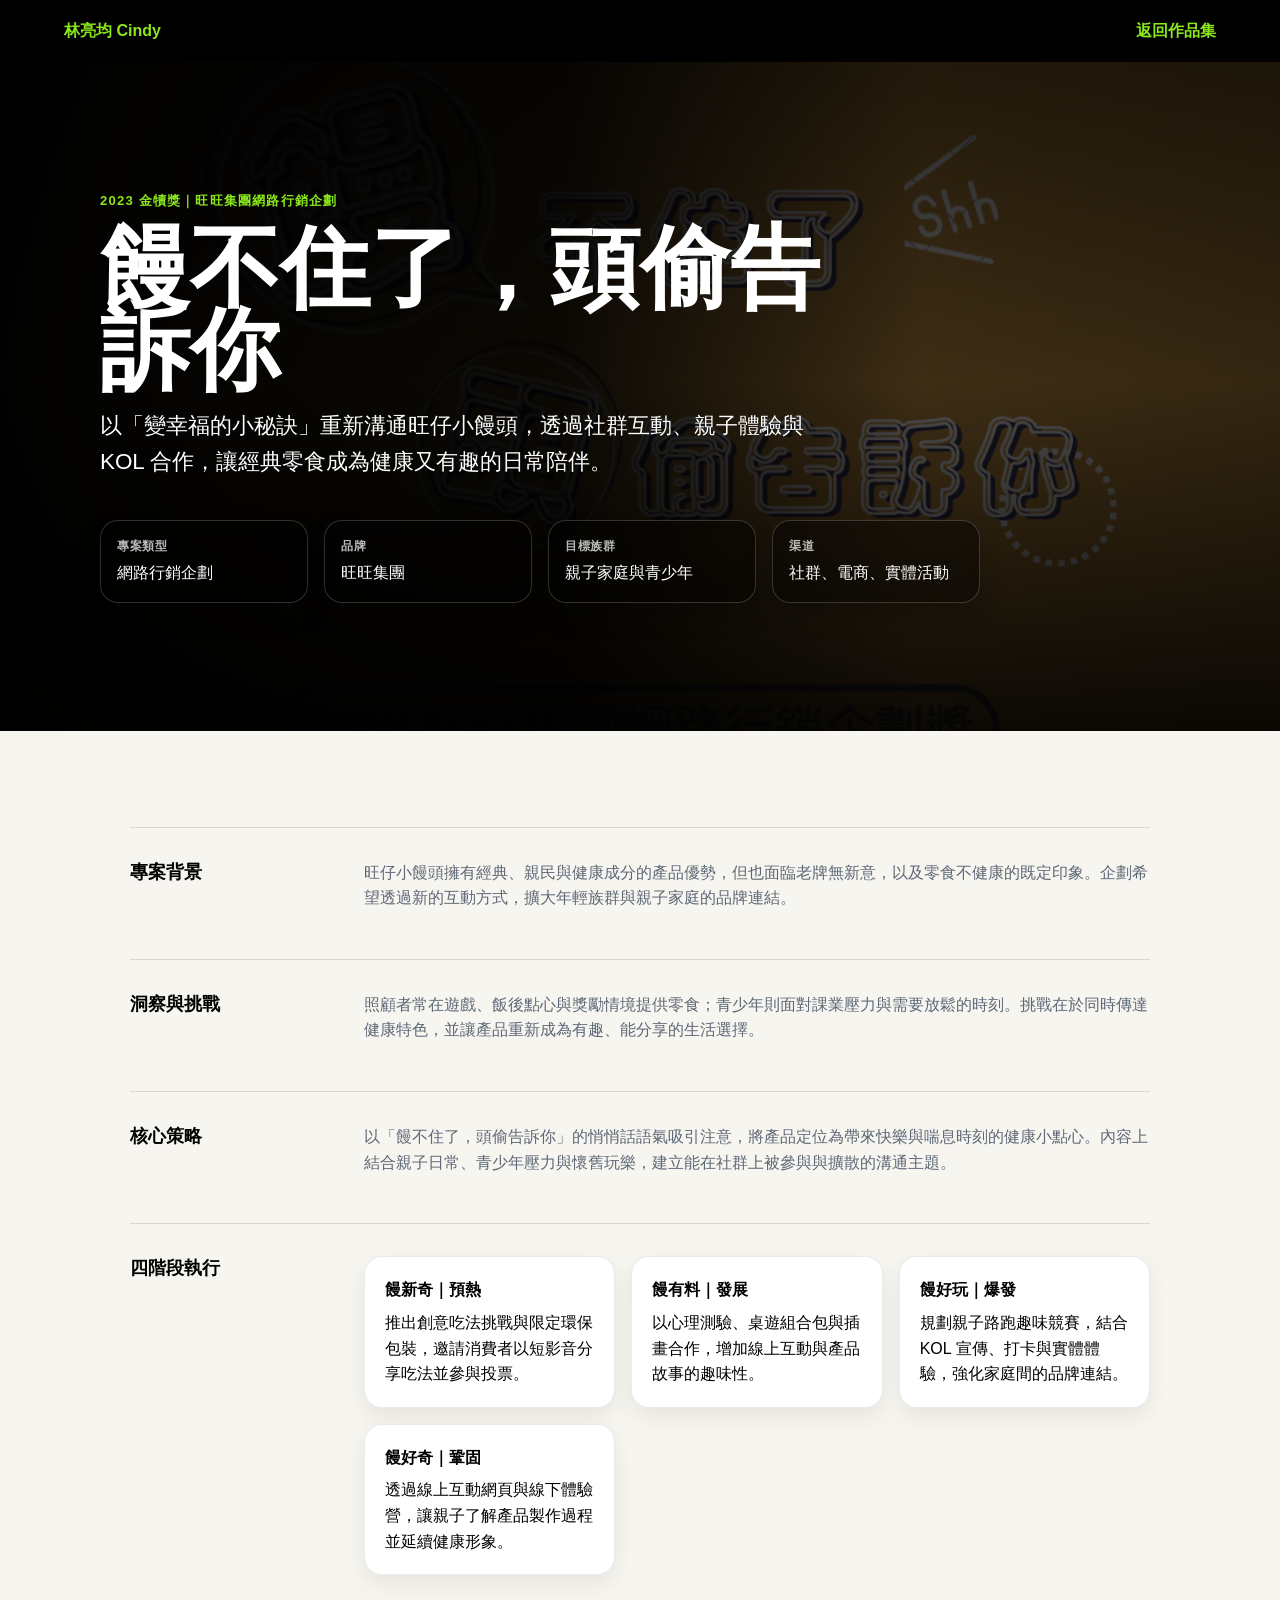
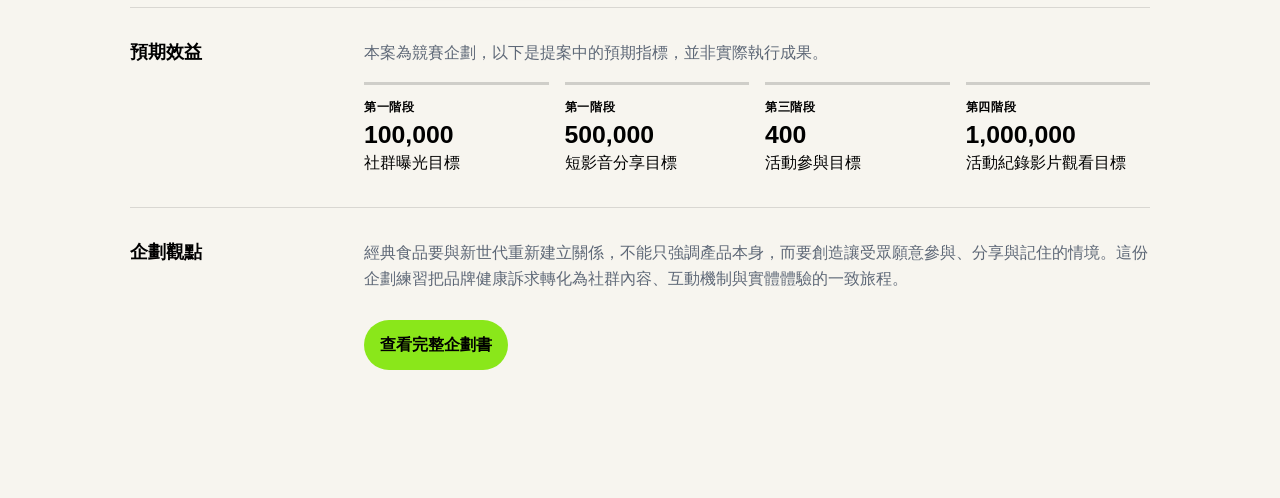
<file: projects/golden-calf.html>
<!doctype html>
<html lang="zh-Hant">
  <head>
    <meta charset="utf-8">
    <meta name="viewport" content="width=device-width, initial-scale=1">
    <title>饅不住了，頭偷告訴你 | 林亮均 Cindy</title>
    <link rel="stylesheet" href="../styles.css">
    <!-- Google tag (gtag.js) -->
    <script async src="https://www.googletagmanager.com/gtag/js?id=G-96DSJ3DN5S"></script>
    <script>
      window.dataLayer = window.dataLayer || [];
      function gtag(){dataLayer.push(arguments);}
      gtag('js', new Date());

      gtag('config', 'G-96DSJ3DN5S');
    </script>
  </head>
  <body class="portfolio-case">
    <header class="case-header"><a href="../index.html">林亮均 Cindy</a><a href="../index.html#projects">返回作品集</a></header>
    <main>
      <section class="case-hero coffee" style="--case-image: url('../assets/project-covers/golden-calf-card.png');"><img class="case-hero-bg" src="../assets/project-covers/golden-calf-card.png" alt=""><div class="case-hero-inner"><p class="case-kicker">2023 金犢獎｜旺旺集團網路行銷企劃</p><h1>饅不住了，頭偷告訴你</h1><p class="case-lede">以「變幸福的小秘訣」重新溝通旺仔小饅頭，透過社群互動、親子體驗與 KOL 合作，讓經典零食成為健康又有趣的日常陪伴。</p><div class="case-meta"><div><span>專案類型</span>網路行銷企劃</div><div><span>品牌</span>旺旺集團</div><div><span>目標族群</span>親子家庭與青少年</div><div><span>渠道</span>社群、電商、實體活動</div></div></div></section>
      <div class="case-content">
        <section class="case-section"><h2>專案背景</h2><div><p>旺仔小饅頭擁有經典、親民與健康成分的產品優勢，但也面臨老牌無新意，以及零食不健康的既定印象。企劃希望透過新的互動方式，擴大年輕族群與親子家庭的品牌連結。</p></div></section>
        <section class="case-section"><h2>洞察與挑戰</h2><div><p>照顧者常在遊戲、飯後點心與獎勵情境提供零食；青少年則面對課業壓力與需要放鬆的時刻。挑戰在於同時傳達健康特色，並讓產品重新成為有趣、能分享的生活選擇。</p></div></section>
        <section class="case-section"><h2>核心策略</h2><div><p>以「饅不住了，頭偷告訴你」的悄悄話語氣吸引注意，將產品定位為帶來快樂與喘息時刻的健康小點心。內容上結合親子日常、青少年壓力與懷舊玩樂，建立能在社群上被參與與擴散的溝通主題。</p></div></section>
        <section class="case-section"><h2>四階段執行</h2><div class="execution-grid"><div><strong>饅新奇｜預熱</strong>推出創意吃法挑戰與限定環保包裝，邀請消費者以短影音分享吃法並參與投票。</div><div><strong>饅有料｜發展</strong>以心理測驗、桌遊組合包與插畫合作，增加線上互動與產品故事的趣味性。</div><div><strong>饅好玩｜爆發</strong>規劃親子路跑趣味競賽，結合 KOL 宣傳、打卡與實體體驗，強化家庭間的品牌連結。</div><div><strong>饅好奇｜鞏固</strong>透過線上互動網頁與線下體驗營，讓親子了解產品製作過程並延續健康形象。</div></div></section>
        <section class="case-section"><h2>預期效益</h2><div><p>本案為競賽企劃，以下是提案中的預期指標，並非實際執行成果。</p><div class="result-grid"><div class="result-item"><span>第一階段</span><strong>100,000</strong>社群曝光目標</div><div class="result-item"><span>第一階段</span><strong>500,000</strong>短影音分享目標</div><div class="result-item"><span>第三階段</span><strong>400</strong>活動參與目標</div><div class="result-item"><span>第四階段</span><strong>1,000,000</strong>活動紀錄影片觀看目標</div></div></div></section>
        <section class="case-section"><h2>企劃觀點</h2><div><p>經典食品要與新世代重新建立關係，不能只強調產品本身，而要創造讓受眾願意參與、分享與記住的情境。這份企劃練習把品牌健康訴求轉化為社群內容、互動機制與實體體驗的一致旅程。</p><a class="case-download" href="https://drive.google.com/file/d/1M0Ej8bifPfkq2VZh8G2tEgRggyUFWkf2/view?usp=drive_link" target="_blank" rel="noreferrer">查看完整企劃書</a></div></section>
      </div>
    </main>
  </body>
</html>
</file>
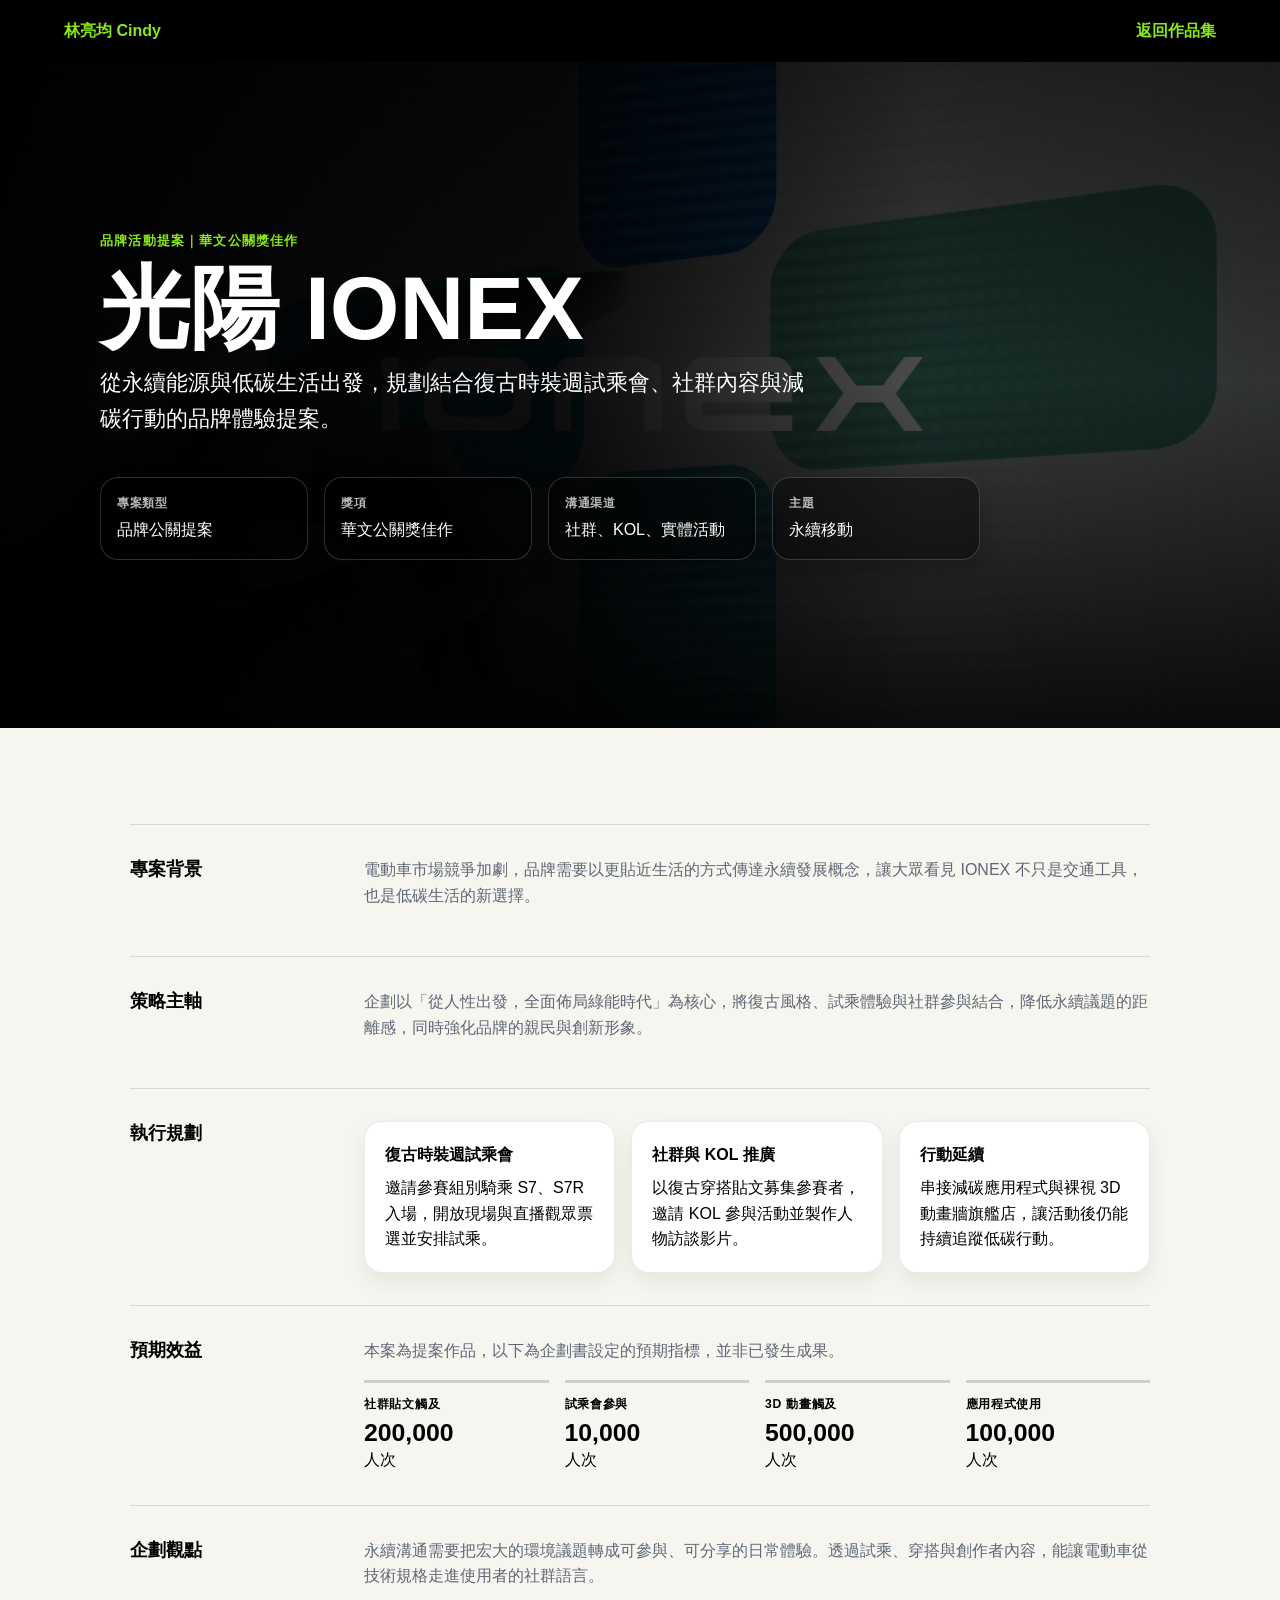
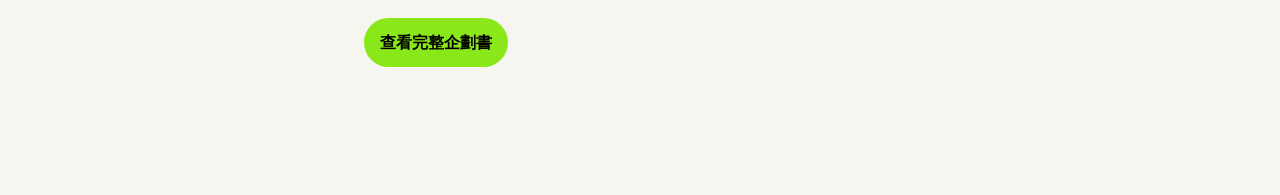
<file: projects/ionex.html>
<!doctype html>
<html lang="zh-Hant">
  <head>
    <meta charset="utf-8">
    <meta name="viewport" content="width=device-width, initial-scale=1">
    <title>光陽 IONEX | 林亮均 Cindy</title>
    <link rel="stylesheet" href="../styles.css">
    <!-- Google tag (gtag.js) -->
    <script async src="https://www.googletagmanager.com/gtag/js?id=G-96DSJ3DN5S"></script>
    <script>
      window.dataLayer = window.dataLayer || [];
      function gtag(){dataLayer.push(arguments);}
      gtag('js', new Date());

      gtag('config', 'G-96DSJ3DN5S');
    </script>
  </head>
  <body class="portfolio-case">
    <header class="case-header"><a href="../index.html">林亮均 Cindy</a><a href="../index.html#projects">返回作品集</a></header>
    <main>
      <section class="case-hero ionex" style="--case-image: url('../assets/project-covers/ionex-brand.png');"><img class="case-hero-bg" src="../assets/project-covers/ionex-brand.png" alt=""><div class="case-hero-inner"><p class="case-kicker">品牌活動提案｜華文公關獎佳作</p><h1>光陽 IONEX</h1><p class="case-lede">從永續能源與低碳生活出發，規劃結合復古時裝週試乘會、社群內容與減碳行動的品牌體驗提案。</p><div class="case-meta"><div><span>專案類型</span>品牌公關提案</div><div><span>獎項</span>華文公關獎佳作</div><div><span>溝通渠道</span>社群、KOL、實體活動</div><div><span>主題</span>永續移動</div></div></div></section>
      <div class="case-content">
        <section class="case-section"><h2>專案背景</h2><div><p>電動車市場競爭加劇，品牌需要以更貼近生活的方式傳達永續發展概念，讓大眾看見 IONEX 不只是交通工具，也是低碳生活的新選擇。</p></div></section>
        <section class="case-section"><h2>策略主軸</h2><div><p>企劃以「從人性出發，全面佈局綠能時代」為核心，將復古風格、試乘體驗與社群參與結合，降低永續議題的距離感，同時強化品牌的親民與創新形象。</p></div></section>
        <section class="case-section"><h2>執行規劃</h2><div class="execution-grid"><div><strong>復古時裝週試乘會</strong>邀請參賽組別騎乘 S7、S7R 入場，開放現場與直播觀眾票選並安排試乘。</div><div><strong>社群與 KOL 推廣</strong>以復古穿搭貼文募集參賽者，邀請 KOL 參與活動並製作人物訪談影片。</div><div><strong>行動延續</strong>串接減碳應用程式與裸視 3D 動畫牆旗艦店，讓活動後仍能持續追蹤低碳行動。</div></div></section>
        <section class="case-section"><h2>預期效益</h2><div><p>本案為提案作品，以下為企劃書設定的預期指標，並非已發生成果。</p><div class="result-grid"><div class="result-item"><span>社群貼文觸及</span><strong>200,000</strong>人次</div><div class="result-item"><span>試乘會參與</span><strong>10,000</strong>人次</div><div class="result-item"><span>3D 動畫觸及</span><strong>500,000</strong>人次</div><div class="result-item"><span>應用程式使用</span><strong>100,000</strong>人次</div></div></div></section>
        <section class="case-section"><h2>企劃觀點</h2><div><p>永續溝通需要把宏大的環境議題轉成可參與、可分享的日常體驗。透過試乘、穿搭與創作者內容，能讓電動車從技術規格走進使用者的社群語言。</p><a class="case-download" href="https://drive.google.com/file/d/1PPvwaJhWNqi1pOfgkHxUkpvFpn2k7qI2/view?usp=drive_link" target="_blank" rel="noreferrer">查看完整企劃書</a></div></section>
      </div>
    </main>
  </body>
</html>
</file>
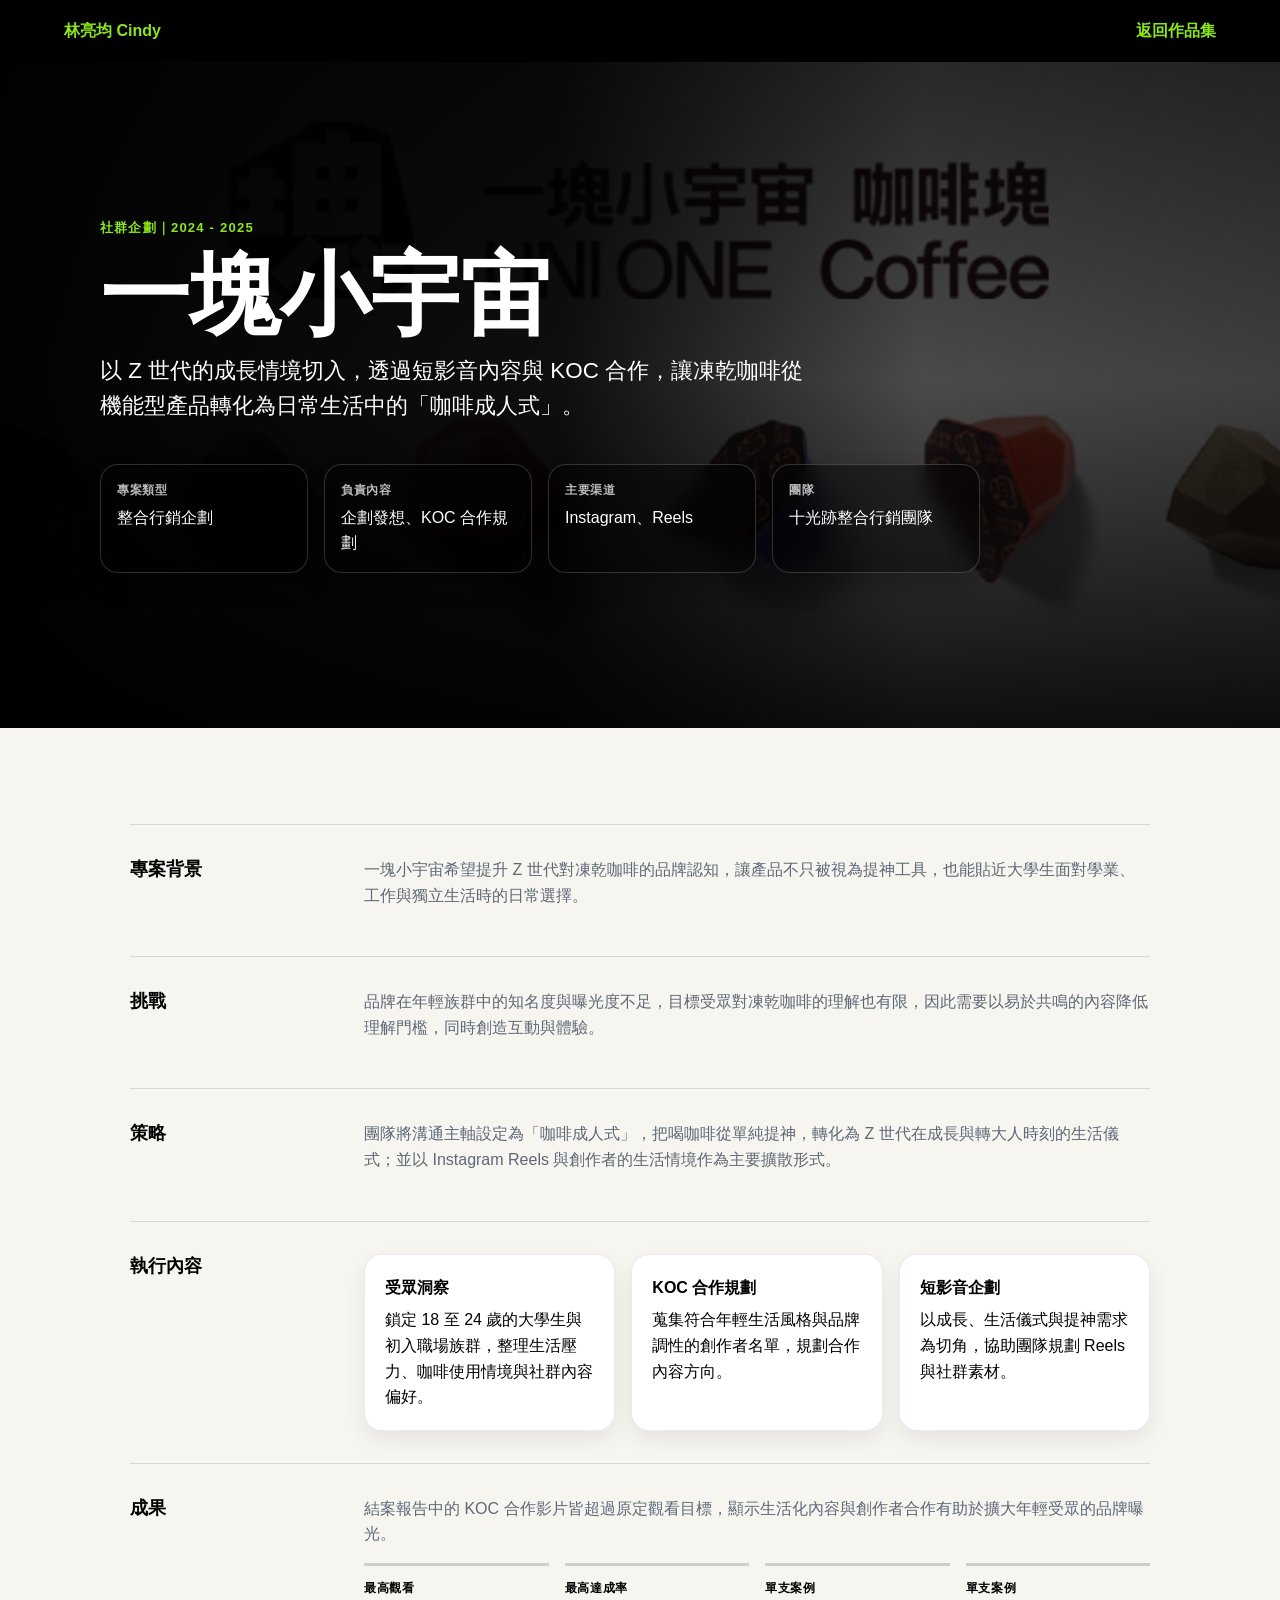
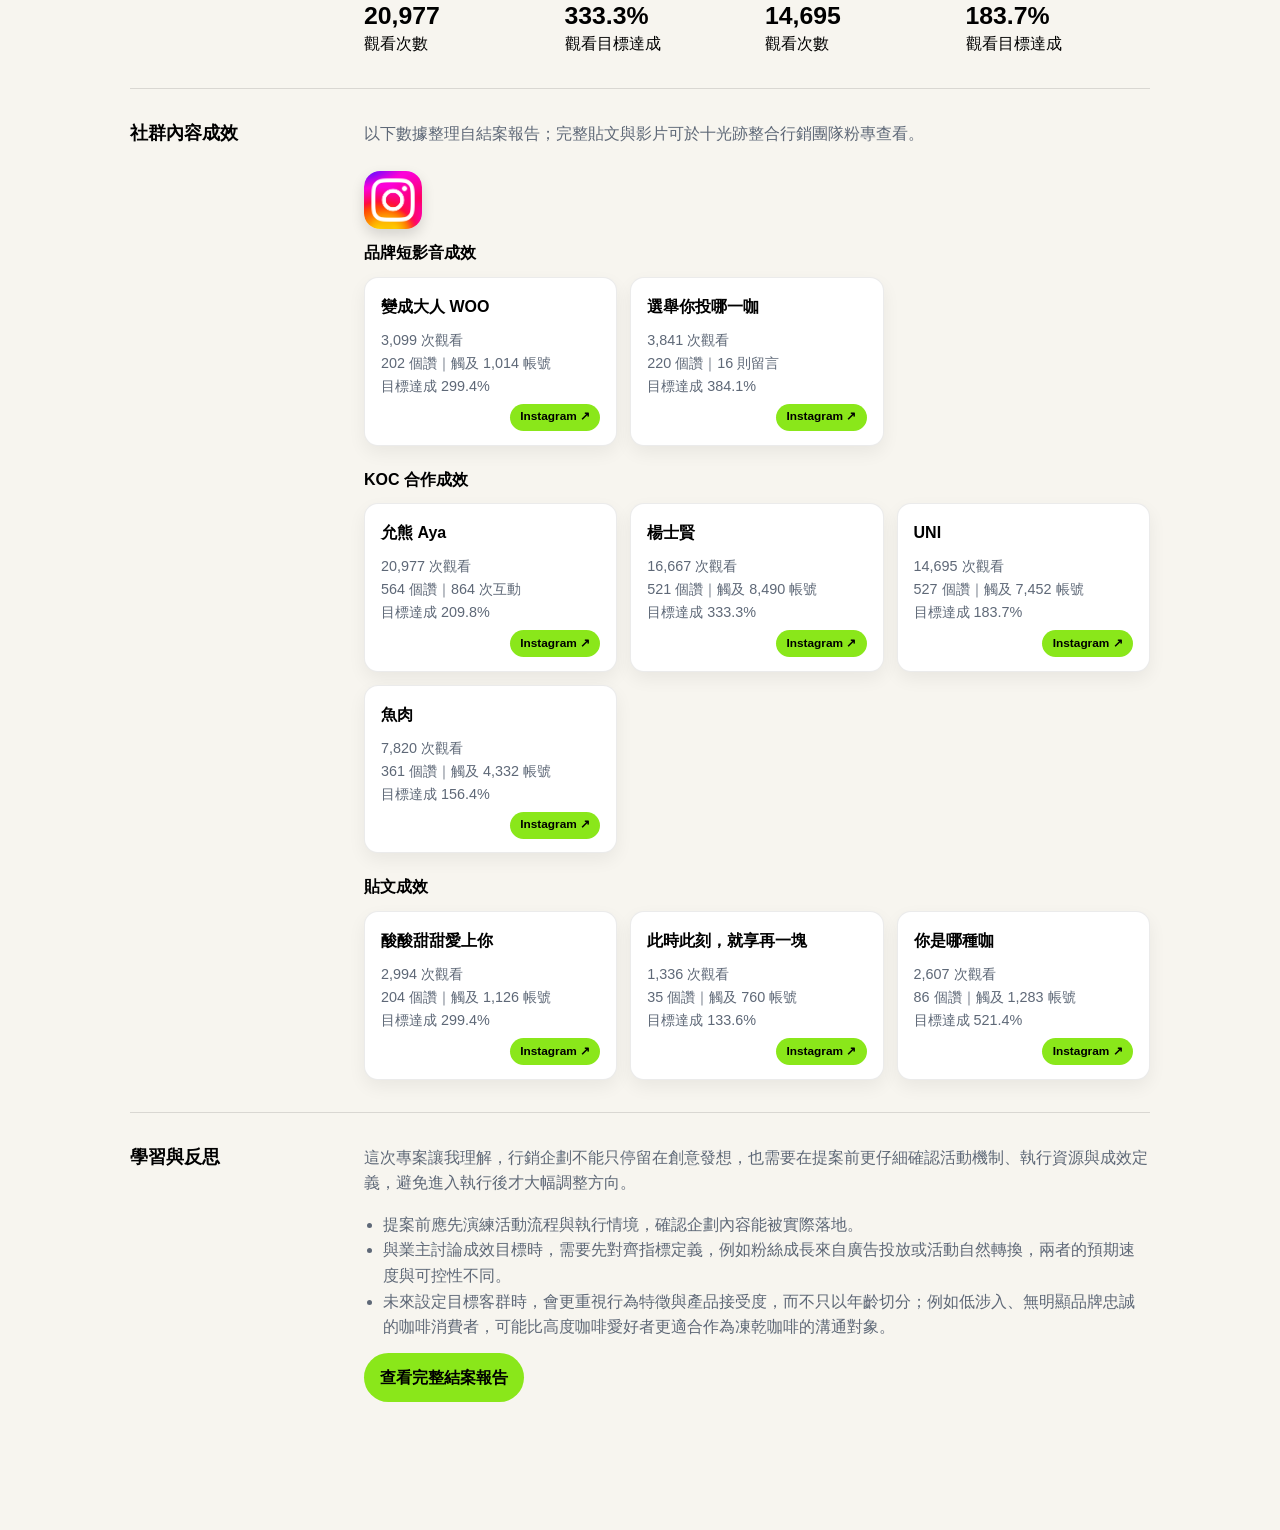
<file: projects/one-block-universe.html>
<!doctype html>
<html lang="zh-Hant">
  <head>
    <meta charset="utf-8">
    <meta name="viewport" content="width=device-width, initial-scale=1">
    <title>一塊小宇宙 | 林亮均 Cindy</title>
    <link rel="stylesheet" href="../styles.css">
    <!-- Google tag (gtag.js) -->
    <script async src="https://www.googletagmanager.com/gtag/js?id=G-96DSJ3DN5S"></script>
    <script>
      window.dataLayer = window.dataLayer || [];
      function gtag(){dataLayer.push(arguments);}
      gtag('js', new Date());

      gtag('config', 'G-96DSJ3DN5S');
    </script>
  </head>
  <body class="portfolio-case">
    <header class="case-header"><a href="../index.html">林亮均 Cindy</a><a href="../index.html#projects">返回作品集</a></header>
    <main>
      <section class="case-hero coffee" style="--case-image: url('../assets/project-covers/one-block-brand.png');">
        <img class="case-hero-bg" src="../assets/project-covers/one-block-brand.png" alt="">
        <div class="case-hero-inner">
          <p class="case-kicker">社群企劃｜2024 - 2025</p>
          <h1>一塊小宇宙</h1>
          <p class="case-lede">以 Z 世代的成長情境切入，透過短影音內容與 KOC 合作，讓凍乾咖啡從機能型產品轉化為日常生活中的「咖啡成人式」。</p>
          <div class="case-meta"><div><span>專案類型</span>整合行銷企劃</div><div><span>負責內容</span>企劃發想、KOC 合作規劃</div><div><span>主要渠道</span>Instagram、Reels</div><div><span>團隊</span>十光跡整合行銷團隊</div></div>
        </div>
      </section>
      <div class="case-content">
        <section class="case-section"><h2>專案背景</h2><div><p>一塊小宇宙希望提升 Z 世代對凍乾咖啡的品牌認知，讓產品不只被視為提神工具，也能貼近大學生面對學業、工作與獨立生活時的日常選擇。</p></div></section>
        <section class="case-section"><h2>挑戰</h2><div><p>品牌在年輕族群中的知名度與曝光度不足，目標受眾對凍乾咖啡的理解也有限，因此需要以易於共鳴的內容降低理解門檻，同時創造互動與體驗。</p></div></section>
        <section class="case-section"><h2>策略</h2><div><p>團隊將溝通主軸設定為「咖啡成人式」，把喝咖啡從單純提神，轉化為 Z 世代在成長與轉大人時刻的生活儀式；並以 Instagram Reels 與創作者的生活情境作為主要擴散形式。</p></div></section>
        <section class="case-section"><h2>執行內容</h2><div class="execution-grid"><div><strong>受眾洞察</strong>鎖定 18 至 24 歲的大學生與初入職場族群，整理生活壓力、咖啡使用情境與社群內容偏好。</div><div><strong>KOC 合作規劃</strong>蒐集符合年輕生活風格與品牌調性的創作者名單，規劃合作內容方向。</div><div><strong>短影音企劃</strong>以成長、生活儀式與提神需求為切角，協助團隊規劃 Reels 與社群素材。</div></div></section>
        <section class="case-section"><h2>成果</h2><div><p>結案報告中的 KOC 合作影片皆超過原定觀看目標，顯示生活化內容與創作者合作有助於擴大年輕受眾的品牌曝光。</p><div class="result-grid"><div class="result-item"><span>最高觀看</span><strong>20,977</strong>觀看次數</div><div class="result-item"><span>最高達成率</span><strong>333.3%</strong>觀看目標達成</div><div class="result-item"><span>單支案例</span><strong>14,695</strong>觀看次數</div><div class="result-item"><span>單支案例</span><strong>183.7%</strong>觀看目標達成</div></div></div></section>
        <section class="case-section"><h2>社群內容成效</h2><div><p>以下數據整理自結案報告；完整貼文與影片可於十光跡整合行銷團隊粉專查看。</p><a class="case-instagram" href="https://www.instagram.com/tenlight_trace.imc/" target="_blank" rel="noreferrer" aria-label="前往十光跡整合行銷團隊 Instagram" title="前往十光跡整合行銷團隊 Instagram"><img src="../assets/instagram-logo.png" alt=""></a><div class="performance-group"><h3>品牌短影音成效</h3><div class="performance-grid"><div class="performance-card" data-href="https://www.instagram.com/reel/DEFS0lfztRd/?utm_source=ig_web_copy_link&igsh=MzRlODBiNWFlZA==" role="link" tabindex="0"><strong>變成大人 WOO</strong><span>3,099 次觀看</span><span>202 個讚｜觸及 1,014 帳號</span><span>目標達成 299.4%</span></div><div class="performance-card" data-href="https://www.instagram.com/reel/DHgKTtqT0Al/?utm_source=ig_web_copy_link&igsh=MzRlODBiNWFlZA==" role="link" tabindex="0"><strong>選舉你投哪一咖</strong><span>3,841 次觀看</span><span>220 個讚｜16 則留言</span><span>目標達成 384.1%</span></div></div></div><div class="performance-group"><h3>KOC 合作成效</h3><div class="performance-grid"><div class="performance-card" data-href="https://www.instagram.com/reel/DHOJLcwzFSh/?utm_source=ig_web_copy_link&igsh=MzRlODBiNWFlZA==" role="link" tabindex="0"><strong>允熊 Aya</strong><span>20,977 次觀看</span><span>564 個讚｜864 次互動</span><span>目標達成 209.8%</span></div><div class="performance-card" data-href="https://www.instagram.com/reel/DHlO3kbSkSO/?utm_source=ig_web_copy_link&igsh=MzRlODBiNWFlZA==" role="link" tabindex="0"><strong>楊士賢</strong><span>16,667 次觀看</span><span>521 個讚｜觸及 8,490 帳號</span><span>目標達成 333.3%</span></div><div class="performance-card" data-href="https://www.instagram.com/reel/DHTE8yXS2_4/?utm_source=ig_web_copy_link&igsh=MzRlODBiNWFlZA==" role="link" tabindex="0"><strong>UNI</strong><span>14,695 次觀看</span><span>527 個讚｜觸及 7,452 帳號</span><span>目標達成 183.7%</span></div><div class="performance-card" data-href="https://www.instagram.com/reel/DHYXlrhSFIy/?utm_source=ig_web_copy_link&igsh=MzRlODBiNWFlZA==" role="link" tabindex="0"><strong>魚肉</strong><span>7,820 次觀看</span><span>361 個讚｜觸及 4,332 帳號</span><span>目標達成 156.4%</span></div></div></div><div class="performance-group"><h3>貼文成效</h3><div class="performance-grid"><div class="performance-card" data-href="https://www.instagram.com/p/DGDdtecTH_V/?utm_source=ig_web_copy_link&igsh=MzRlODBiNWFlZA==" role="link" tabindex="0"><strong>酸酸甜甜愛上你</strong><span>2,994 次觀看</span><span>204 個讚｜觸及 1,126 帳號</span><span>目標達成 299.4%</span></div><div class="performance-card" data-href="https://www.instagram.com/p/DGqFsV4z8Ll/?utm_source=ig_web_copy_link&igsh=MzRlODBiNWFlZA==" role="link" tabindex="0"><strong>此時此刻，就享再一塊</strong><span>1,336 次觀看</span><span>35 個讚｜觸及 760 帳號</span><span>目標達成 133.6%</span></div><div class="performance-card" data-href="https://www.instagram.com/p/DHvnIM7zJpD/?utm_source=ig_web_copy_link&igsh=MzRlODBiNWFlZA==" role="link" tabindex="0"><strong>你是哪種咖</strong><span>2,607 次觀看</span><span>86 個讚｜觸及 1,283 帳號</span><span>目標達成 521.4%</span></div></div></div></div></section>
        <section class="case-section"><h2>學習與反思</h2><div><p>這次專案讓我理解，行銷企劃不能只停留在創意發想，也需要在提案前更仔細確認活動機制、執行資源與成效定義，避免進入執行後才大幅調整方向。</p><ul><li>提案前應先演練活動流程與執行情境，確認企劃內容能被實際落地。</li><li>與業主討論成效目標時，需要先對齊指標定義，例如粉絲成長來自廣告投放或活動自然轉換，兩者的預期速度與可控性不同。</li><li>未來設定目標客群時，會更重視行為特徵與產品接受度，而不只以年齡切分；例如低涉入、無明顯品牌忠誠的咖啡消費者，可能比高度咖啡愛好者更適合作為凍乾咖啡的溝通對象。</li></ul><a class="case-download" href="https://drive.google.com/file/d/1E4W0tJH2JGuOJAB9Ird1PJM6-caDh5Cm/view?usp=sharing" target="_blank" rel="noreferrer">查看完整結案報告</a></div></section>
      </div>
    </main>
  </body>
</html>
</file>
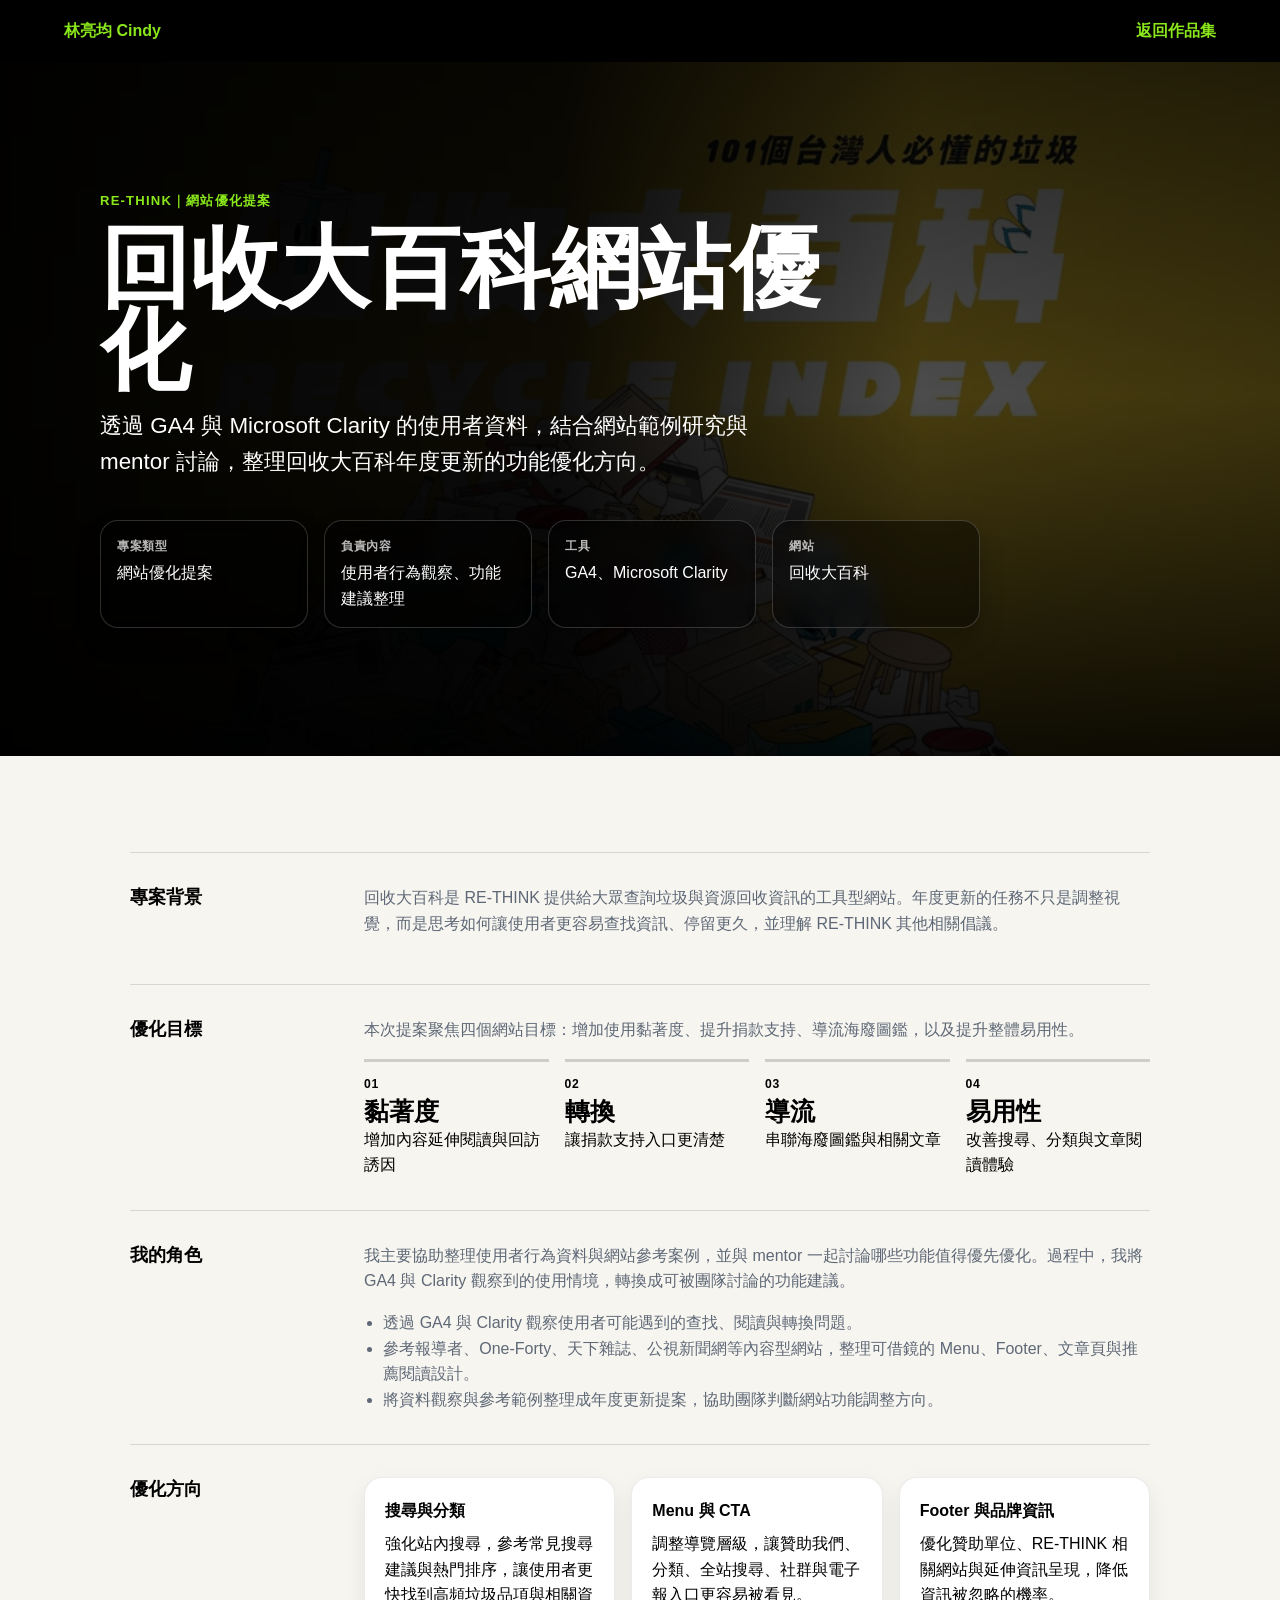
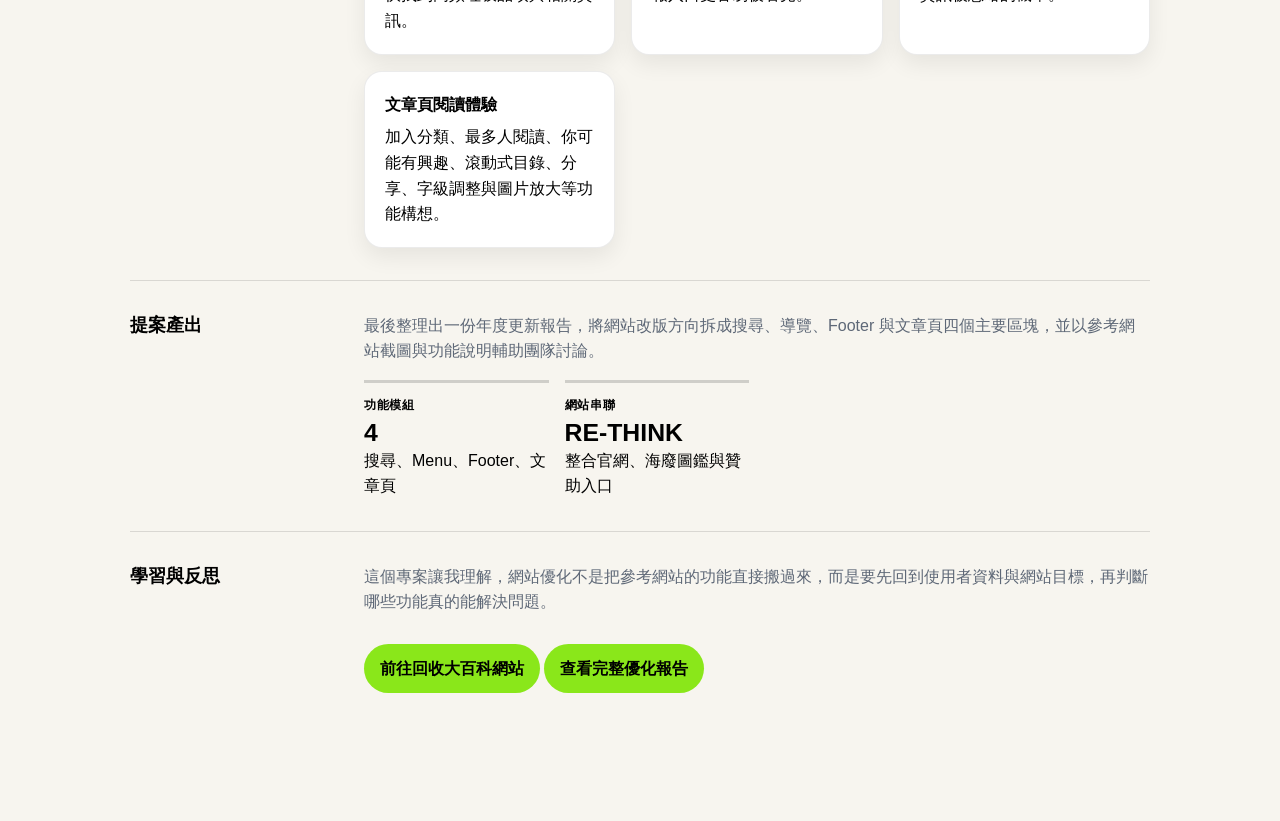
<file: projects/recyclepedia.html>
<!doctype html>
<html lang="zh-Hant">
  <head>
    <meta charset="utf-8">
    <meta name="viewport" content="width=device-width, initial-scale=1">
    <title>回收大百科網站優化 | 林亮均 Cindy</title>
    <link rel="stylesheet" href="../styles.css">
    <!-- Google tag (gtag.js) -->
    <script async src="https://www.googletagmanager.com/gtag/js?id=G-96DSJ3DN5S"></script>
    <script>
      window.dataLayer = window.dataLayer || [];
      function gtag(){dataLayer.push(arguments);}
      gtag('js', new Date());

      gtag('config', 'G-96DSJ3DN5S');
    </script>
  </head>
  <body class="portfolio-case">
    <header class="case-header">
      <a href="../index.html">林亮均 Cindy</a>
      <a href="../index.html#projects">返回作品集</a>
    </header>
    <main>
      <section class="case-hero recyclepedia" style="--case-image: url('../assets/project-covers/recyclepedia.png');">
        <img class="case-hero-bg" src="../assets/project-covers/recyclepedia.png" alt="">
        <div class="case-hero-inner">
          <p class="case-kicker">RE-THINK｜網站優化提案</p>
          <h1>回收大百科網站優化</h1>
          <p class="case-lede">
            透過 GA4 與 Microsoft Clarity 的使用者資料，結合網站範例研究與 mentor 討論，整理回收大百科年度更新的功能優化方向。
          </p>
          <div class="case-meta">
            <div><span>專案類型</span>網站優化提案</div>
            <div><span>負責內容</span>使用者行為觀察、功能建議整理</div>
            <div><span>工具</span>GA4、Microsoft Clarity</div>
            <div><span>網站</span>回收大百科</div>
          </div>
        </div>
      </section>

      <div class="case-content">
        <section class="case-section">
          <h2>專案背景</h2>
          <div>
            <p>
              回收大百科是 RE-THINK 提供給大眾查詢垃圾與資源回收資訊的工具型網站。年度更新的任務不只是調整視覺，而是思考如何讓使用者更容易查找資訊、停留更久，並理解 RE-THINK 其他相關倡議。
            </p>
          </div>
        </section>

        <section class="case-section">
          <h2>優化目標</h2>
          <div>
            <p>本次提案聚焦四個網站目標：增加使用黏著度、提升捐款支持、導流海廢圖鑑，以及提升整體易用性。</p>
            <div class="result-grid">
              <div class="result-item"><span>01</span><strong>黏著度</strong>增加內容延伸閱讀與回訪誘因</div>
              <div class="result-item"><span>02</span><strong>轉換</strong>讓捐款支持入口更清楚</div>
              <div class="result-item"><span>03</span><strong>導流</strong>串聯海廢圖鑑與相關文章</div>
              <div class="result-item"><span>04</span><strong>易用性</strong>改善搜尋、分類與文章閱讀體驗</div>
            </div>
          </div>
        </section>

        <section class="case-section">
          <h2>我的角色</h2>
          <div>
            <p>
              我主要協助整理使用者行為資料與網站參考案例，並與 mentor 一起討論哪些功能值得優先優化。過程中，我將 GA4 與 Clarity 觀察到的使用情境，轉換成可被團隊討論的功能建議。
            </p>
            <ul>
              <li>透過 GA4 與 Clarity 觀察使用者可能遇到的查找、閱讀與轉換問題。</li>
              <li>參考報導者、One-Forty、天下雜誌、公視新聞網等內容型網站，整理可借鏡的 Menu、Footer、文章頁與推薦閱讀設計。</li>
              <li>將資料觀察與參考範例整理成年度更新提案，協助團隊判斷網站功能調整方向。</li>
            </ul>
          </div>
        </section>

        <section class="case-section">
          <h2>優化方向</h2>
          <div class="execution-grid">
            <div><strong>搜尋與分類</strong>強化站內搜尋，參考常見搜尋建議與熱門排序，讓使用者更快找到高頻垃圾品項與相關資訊。</div>
            <div><strong>Menu 與 CTA</strong>調整導覽層級，讓贊助我們、分類、全站搜尋、社群與電子報入口更容易被看見。</div>
            <div><strong>Footer 與品牌資訊</strong>優化贊助單位、RE-THINK 相關網站與延伸資訊呈現，降低資訊被忽略的機率。</div>
            <div><strong>文章頁閱讀體驗</strong>加入分類、最多人閱讀、你可能有興趣、滾動式目錄、分享、字級調整與圖片放大等功能構想。</div>
          </div>
        </section>

        <section class="case-section">
          <h2>提案產出</h2>
          <div>
            <p>
              最後整理出一份年度更新報告，將網站改版方向拆成搜尋、導覽、Footer 與文章頁四個主要區塊，並以參考網站截圖與功能說明輔助團隊討論。
            </p>
            <div class="result-grid">
              <div class="result-item"><span>功能模組</span><strong>4</strong>搜尋、Menu、Footer、文章頁</div>
              <div class="result-item"><span>網站串聯</span><strong>RE-THINK</strong>整合官網、海廢圖鑑與贊助入口</div>
            </div>
          </div>
        </section>

        <section class="case-section">
          <h2>學習與反思</h2>
          <div>
            <p>
              這個專案讓我理解，網站優化不是把參考網站的功能直接搬過來，而是要先回到使用者資料與網站目標，再判斷哪些功能真的能解決問題。
            </p>
            <a class="case-download" href="https://recycle.rethinktw.org/" target="_blank" rel="noreferrer">前往回收大百科網站</a>
            <a class="case-download" href="../assets/projects/recyclepedia-full.pdf" target="_blank" rel="noreferrer">查看完整優化報告</a>
          </div>
        </section>
      </div>
    </main>
  </body>
</html>
</file>
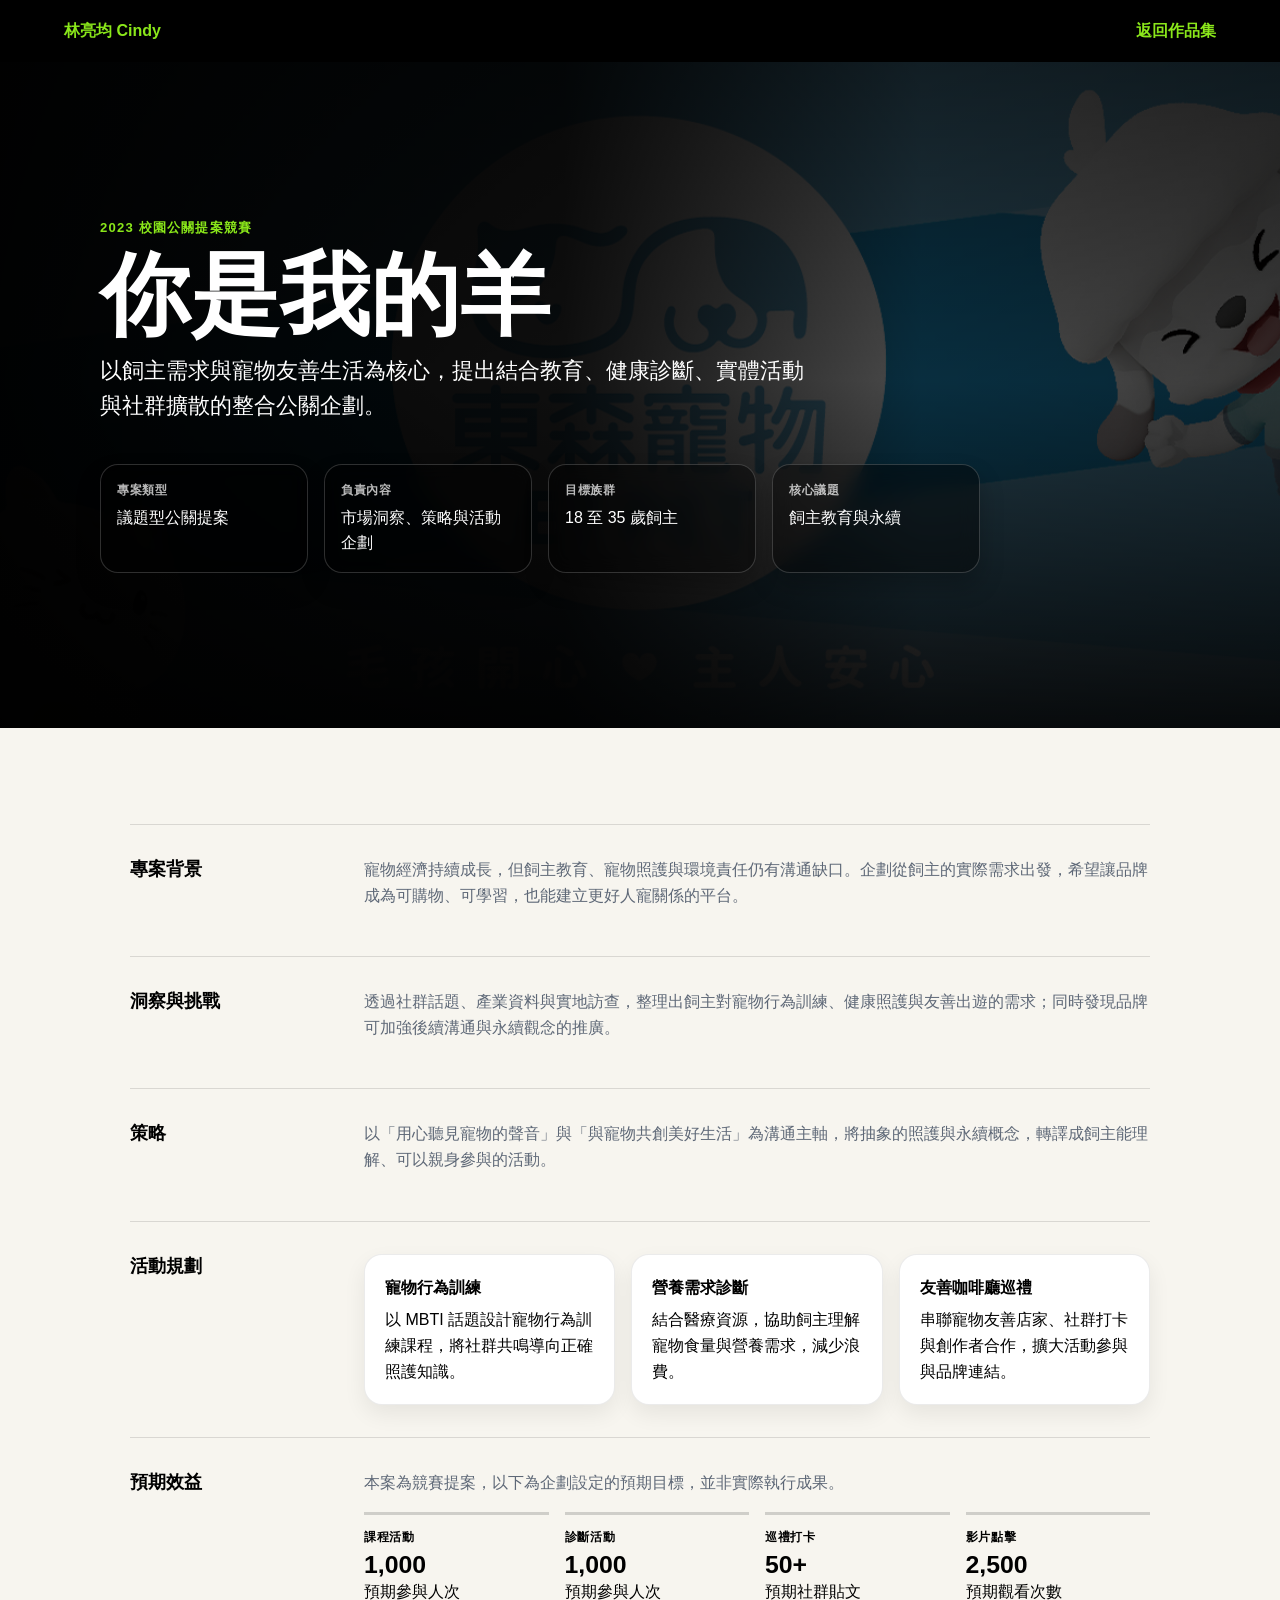
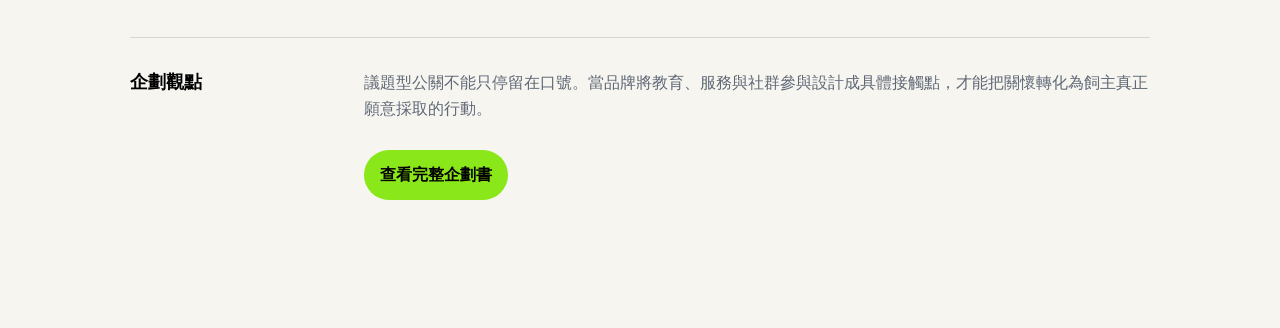
<file: projects/you-are-my-sheep.html>
<!doctype html>
<html lang="zh-Hant">
  <head>
    <meta charset="utf-8">
    <meta name="viewport" content="width=device-width, initial-scale=1">
    <title>你是我的羊 | 林亮均 Cindy</title>
    <link rel="stylesheet" href="../styles.css">
    <!-- Google tag (gtag.js) -->
    <script async src="https://www.googletagmanager.com/gtag/js?id=G-96DSJ3DN5S"></script>
    <script>
      window.dataLayer = window.dataLayer || [];
      function gtag(){dataLayer.push(arguments);}
      gtag('js', new Date());

      gtag('config', 'G-96DSJ3DN5S');
    </script>
  </head>
  <body class="portfolio-case">
    <header class="case-header"><a href="../index.html">林亮均 Cindy</a><a href="../index.html#projects">返回作品集</a></header>
    <main>
      <section class="case-hero pet" style="--case-image: url('../assets/project-covers/etpet-brand.png');"><img class="case-hero-bg" src="../assets/project-covers/etpet-brand.png" alt=""><div class="case-hero-inner"><p class="case-kicker">2023 校園公關提案競賽</p><h1>你是我的羊</h1><p class="case-lede">以飼主需求與寵物友善生活為核心，提出結合教育、健康診斷、實體活動與社群擴散的整合公關企劃。</p><div class="case-meta"><div><span>專案類型</span>議題型公關提案</div><div><span>負責內容</span>市場洞察、策略與活動企劃</div><div><span>目標族群</span>18 至 35 歲飼主</div><div><span>核心議題</span>飼主教育與永續</div></div></div></section>
      <div class="case-content">
        <section class="case-section"><h2>專案背景</h2><div><p>寵物經濟持續成長，但飼主教育、寵物照護與環境責任仍有溝通缺口。企劃從飼主的實際需求出發，希望讓品牌成為可購物、可學習，也能建立更好人寵關係的平台。</p></div></section>
        <section class="case-section"><h2>洞察與挑戰</h2><div><p>透過社群話題、產業資料與實地訪查，整理出飼主對寵物行為訓練、健康照護與友善出遊的需求；同時發現品牌可加強後續溝通與永續觀念的推廣。</p></div></section>
        <section class="case-section"><h2>策略</h2><div><p>以「用心聽見寵物的聲音」與「與寵物共創美好生活」為溝通主軸，將抽象的照護與永續概念，轉譯成飼主能理解、可以親身參與的活動。</p></div></section>
        <section class="case-section"><h2>活動規劃</h2><div class="execution-grid"><div><strong>寵物行為訓練</strong>以 MBTI 話題設計寵物行為訓練課程，將社群共鳴導向正確照護知識。</div><div><strong>營養需求診斷</strong>結合醫療資源，協助飼主理解寵物食量與營養需求，減少浪費。</div><div><strong>友善咖啡廳巡禮</strong>串聯寵物友善店家、社群打卡與創作者合作，擴大活動參與與品牌連結。</div></div></section>
        <section class="case-section"><h2>預期效益</h2><div><p>本案為競賽提案，以下為企劃設定的預期目標，並非實際執行成果。</p><div class="result-grid"><div class="result-item"><span>課程活動</span><strong>1,000</strong>預期參與人次</div><div class="result-item"><span>診斷活動</span><strong>1,000</strong>預期參與人次</div><div class="result-item"><span>巡禮打卡</span><strong>50+</strong>預期社群貼文</div><div class="result-item"><span>影片點擊</span><strong>2,500</strong>預期觀看次數</div></div></div></section>
        <section class="case-section"><h2>企劃觀點</h2><div><p>議題型公關不能只停留在口號。當品牌將教育、服務與社群參與設計成具體接觸點，才能把關懷轉化為飼主真正願意採取的行動。</p><a class="case-download" href="https://drive.google.com/file/d/1dCBmtrolIRGHKLUTxza_j9MucD4Mtz_G/view?usp=drive_link" target="_blank" rel="noreferrer">查看完整企劃書</a></div></section>
      </div>
    </main>
  </body>
</html>
</file>
<file: styles.css>
:root {
  --ink: #18212f;
  --muted: #5e6877;
  --paper: #f7f5ef;
  --surface: #ffffff;
  --line: #d9ded6;
  --teal: #0f766e;
  --brick: #a34535;
  --gold: #b88a32;
  --sky: #dbe9ef;
  --shadow: 0 20px 60px rgba(24, 33, 47, 0.12);
}

* {
  box-sizing: border-box;
}

html {
  scroll-behavior: smooth;
}

body {
  margin: 0;
  color: var(--ink);
  background: var(--paper);
  font-family: Inter, ui-sans-serif, system-ui, -apple-system, BlinkMacSystemFont, "Segoe UI", sans-serif;
  line-height: 1.6;
}

a {
  color: inherit;
}

svg {
  width: 1.1rem;
  height: 1.1rem;
  fill: none;
  stroke: currentColor;
  stroke-linecap: round;
  stroke-linejoin: round;
  stroke-width: 1.8;
}

.site-header {
  position: sticky;
  top: 0;
  z-index: 10;
  display: grid;
  grid-template-columns: auto 1fr auto;
  gap: 1rem;
  align-items: center;
  min-height: 68px;
  padding: 0 5vw;
  background: rgba(247, 245, 239, 0.88);
  border-bottom: 1px solid rgba(24, 33, 47, 0.08);
  backdrop-filter: blur(18px);
}

.brand {
  display: inline-flex;
  gap: 0.7rem;
  align-items: center;
  font-weight: 800;
  text-decoration: none;
}

.brand-mark {
  display: grid;
  width: 36px;
  height: 36px;
  place-items: center;
  color: #fff;
  background: var(--ink);
  border-radius: 8px;
  font-size: 0.8rem;
  letter-spacing: 0;
}

.nav-links {
  display: flex;
  justify-content: center;
  gap: clamp(0.75rem, 2vw, 2rem);
  font-size: 0.95rem;
}

.nav-links a,
.site-footer a {
  color: var(--muted);
  text-decoration: none;
}

.nav-links a:hover,
.site-footer a:hover {
  color: var(--ink);
}

.icon-button {
  display: grid;
  width: 42px;
  height: 42px;
  place-items: center;
  color: var(--ink);
  background: var(--surface);
  border: 1px solid var(--line);
  border-radius: 8px;
  cursor: pointer;
}

.icon-button:hover {
  border-color: var(--teal);
  color: var(--teal);
}

.hero {
  position: relative;
  min-height: clamp(570px, 82vh, 760px);
  display: grid;
  align-items: end;
  overflow: hidden;
  background: var(--ink);
}

.hero-image,
.hero-overlay {
  position: absolute;
  inset: 0;
}

.hero-image {
  width: 100%;
  height: 100%;
  object-fit: cover;
}

.hero-overlay {
  background:
    linear-gradient(90deg, rgba(18, 27, 37, 0.84), rgba(18, 27, 37, 0.36) 54%, rgba(18, 27, 37, 0.18)),
    linear-gradient(0deg, rgba(18, 27, 37, 0.72), rgba(18, 27, 37, 0.04) 42%);
}

.hero-content {
  position: relative;
  z-index: 1;
  width: min(1120px, 90vw);
  margin: 0 auto;
  padding: 0 0 clamp(4rem, 9vw, 7rem);
  color: #fff;
}

.eyebrow,
.section-kicker,
.project-type {
  margin: 0 0 0.75rem;
  color: var(--brick);
  font-size: 0.78rem;
  font-weight: 800;
  letter-spacing: 0.11em;
  text-transform: uppercase;
}

.hero .eyebrow {
  color: #f2c77a;
}

h1,
h2,
h3,
p {
  margin-top: 0;
}

h1 {
  max-width: 12ch;
  margin-bottom: 1rem;
  font-size: clamp(3.6rem, 9vw, 7.6rem);
  line-height: 0.92;
  letter-spacing: 0;
}

h2 {
  margin-bottom: 1rem;
  font-size: clamp(2rem, 4vw, 3.5rem);
  line-height: 1.05;
  letter-spacing: 0;
}

h3 {
  margin-bottom: 0.5rem;
  font-size: 1.18rem;
  line-height: 1.3;
}

.hero-lede {
  max-width: 680px;
  margin-bottom: 1.7rem;
  color: rgba(255, 255, 255, 0.88);
  font-size: clamp(1.08rem, 2vw, 1.35rem);
}

.hero-actions {
  display: flex;
  flex-wrap: wrap;
  gap: 0.8rem;
}

.primary-action,
.secondary-action {
  display: inline-flex;
  align-items: center;
  justify-content: center;
  gap: 0.55rem;
  min-height: 46px;
  padding: 0.7rem 1rem;
  border-radius: 8px;
  font-weight: 800;
  text-decoration: none;
}

.primary-action {
  color: var(--ink);
  background: #fff;
}

.secondary-action {
  color: #fff;
  border: 1px solid rgba(255, 255, 255, 0.55);
}

.section-inner {
  width: min(1120px, 90vw);
  margin: 0 auto;
  padding: clamp(4rem, 8vw, 7rem) 0;
}

.summary-band {
  background: var(--surface);
}

.profile-grid,
.split-section,
.contact-layout {
  display: grid;
  grid-template-columns: minmax(220px, 0.7fr) minmax(0, 1.3fr);
  gap: clamp(2rem, 6vw, 5rem);
  align-items: start;
}

.profile-copy {
  color: var(--muted);
  font-size: 1.08rem;
}

.quick-facts {
  display: grid;
  grid-template-columns: repeat(3, minmax(0, 1fr));
  gap: 1rem;
  margin: 2rem 0 0;
}

.quick-facts div {
  padding-top: 1rem;
  border-top: 3px solid var(--teal);
}

dt {
  color: var(--muted);
  font-size: 0.78rem;
  font-weight: 800;
  text-transform: uppercase;
}

dd {
  margin: 0.3rem 0 0;
  color: var(--ink);
  font-weight: 800;
}

.section-note {
  max-width: 320px;
  color: var(--muted);
}

.skill-list {
  display: grid;
  grid-template-columns: repeat(2, minmax(0, 1fr));
  gap: 0.9rem;
  padding: 0;
  margin: 0;
  list-style: none;
}

.skill-list li {
  min-height: 96px;
  padding: 1.1rem;
  background: var(--surface);
  border: 1px solid var(--line);
  border-radius: 8px;
}

.skill-list span,
.skill-list strong {
  display: block;
}

.skill-list span {
  margin-bottom: 0.35rem;
  font-weight: 850;
}

.skill-list strong {
  color: var(--muted);
  font-size: 0.92rem;
}

.experience-band {
  background: #e9f0ef;
}

.education-band {
  background: #fffaf2;
}

.skills-band {
  background: #eaf0f7;
}

.section-heading {
  margin-bottom: 2rem;
}

.timeline {
  display: grid;
  gap: 1.3rem;
}

.timeline-item {
  display: grid;
  grid-template-columns: 170px minmax(0, 1fr);
  gap: 1.5rem;
  padding: 1.4rem 0;
  border-top: 1px solid rgba(24, 33, 47, 0.16);
}

.timeline-date {
  color: var(--teal);
  font-weight: 850;
}

.timeline-content p,
.timeline-content li {
  color: #3f4a58;
}

.timeline-content ul {
  padding-left: 1.2rem;
  margin: 0.9rem 0 0;
}

.project-grid {
  display: grid;
  grid-template-columns: repeat(2, minmax(0, 1fr));
  gap: 1rem;
}

.project-card {
  display: flex;
  min-height: 260px;
  flex-direction: column;
  padding: 1.3rem;
  background: var(--surface);
  border: 1px solid var(--line);
  border-radius: 8px;
  box-shadow: 0 8px 24px rgba(24, 33, 47, 0.06);
}

.project-card p:not(.project-type) {
  color: var(--muted);
}

.project-card a {
  margin-top: auto;
  color: var(--teal);
  font-weight: 850;
  text-decoration: none;
}

.project-card .project-tools + a {
  margin-top: 0.8rem;
}

.project-tools {
  display: block;
  margin-top: auto;
  color: var(--teal);
  font-size: 0.88rem;
  font-weight: 800;
  line-height: 1.5;
}

.contact-band {
  color: #fff;
  background: var(--ink);
}

.contact-band .section-kicker {
  color: #f2c77a;
}

.contact-layout p {
  max-width: 520px;
  color: rgba(255, 255, 255, 0.76);
}

.contact-list {
  display: grid;
  gap: 0.8rem;
  font-style: normal;
}

.contact-list a {
  display: grid;
  gap: 0.2rem;
  padding: 1rem;
  color: #fff;
  text-decoration: none;
  background: rgba(255, 255, 255, 0.08);
  border: 1px solid rgba(255, 255, 255, 0.14);
  border-radius: 8px;
}

.contact-list span {
  color: #f2c77a;
  font-size: 0.78rem;
  font-weight: 850;
  text-transform: uppercase;
}

.site-footer {
  display: flex;
  justify-content: space-between;
  gap: 1rem;
  padding: 1.5rem 5vw;
  color: var(--muted);
  background: var(--surface);
}

.case-header {
  display: flex;
  align-items: center;
  justify-content: space-between;
  gap: 1rem;
  min-height: 68px;
  padding: 0 5vw;
  background: var(--surface);
  border-bottom: 1px solid var(--line);
}

.case-header a {
  font-weight: 800;
  text-decoration: none;
}

.case-header a:last-child {
  color: var(--teal);
}

.case-hero {
  padding: clamp(4rem, 10vw, 8rem) 5vw;
  color: #fff;
  background: var(--ink);
}

.case-hero.coffee { background: #543a2b; }
.case-hero.ionex { background: #145c55; }
.case-hero.pet { background: #a34535; }

.case-hero-inner,
.case-content {
  width: min(960px, 100%);
  margin: 0 auto;
}

.case-kicker {
  margin: 0 0 1rem;
  color: #f2c77a;
  font-size: 0.82rem;
  font-weight: 800;
  letter-spacing: 0.08em;
}

.case-hero h1 {
  max-width: 16ch;
  font-size: clamp(2.9rem, 7vw, 5.8rem);
}

.case-lede {
  max-width: 720px;
  margin-bottom: 2.5rem;
  font-size: clamp(1.1rem, 2vw, 1.4rem);
}

.case-meta,
.result-grid {
  display: grid;
  grid-template-columns: repeat(4, minmax(0, 1fr));
  gap: 1rem;
}

.case-meta div,
.result-item {
  padding-top: 0.8rem;
  border-top: 2px solid rgba(255, 255, 255, 0.55);
}

.case-meta span,
.result-item span {
  display: block;
  margin-bottom: 0.25rem;
  font-size: 0.76rem;
  font-weight: 800;
  letter-spacing: 0.06em;
  text-transform: uppercase;
}

.case-content {
  padding: clamp(3.5rem, 8vw, 6rem) 0;
}

.case-section {
  display: grid;
  grid-template-columns: 170px minmax(0, 1fr);
  gap: 2rem;
  padding: 2rem 0;
  border-top: 1px solid var(--line);
}

.case-section h2 {
  margin: 0;
  font-size: 1.15rem;
  line-height: 1.3;
}

.case-section p,
.case-section li { color: var(--muted); }

.case-section ul { margin: 0; padding-left: 1.2rem; }

.execution-grid {
  display: grid;
  grid-template-columns: repeat(3, minmax(0, 1fr));
  gap: 1rem;
}

.execution-grid div { padding: 1.1rem; border-left: 3px solid var(--teal); background: #eef4f3; }
.execution-grid strong { display: block; margin-bottom: 0.45rem; }

.result-grid { grid-template-columns: repeat(4, minmax(0, 1fr)); }
.result-item { border-top: 3px solid var(--brick); }
.result-item strong { display: block; font-size: 1.55rem; line-height: 1.15; }

.performance-group + .performance-group {
  margin-top: 1.5rem;
}

.performance-group h3 {
  margin-bottom: 0.8rem;
  font-size: 1rem;
}

.performance-grid {
  display: grid;
  grid-template-columns: repeat(3, minmax(0, 1fr));
  gap: 0.8rem;
}

.performance-card {
  padding: 1rem;
  background: #f4f6f4;
  border-top: 3px solid var(--teal);
}

.performance-card strong,
.performance-card span {
  display: block;
}

.performance-card strong {
  margin-bottom: 0.6rem;
  font-size: 1rem;
}

.performance-card span {
  color: var(--muted);
  font-size: 0.9rem;
}

.performance-card a {
  display: inline-block;
  margin-top: 0.6rem;
  color: var(--teal);
  font-size: 0.9rem;
  font-weight: 800;
}

.case-instagram {
  display: inline-flex;
  margin-top: 1rem;
  color: var(--teal);
  font-weight: 800;
}

.case-download {
  display: inline-flex;
  padding: 0.75rem 1rem;
  color: #fff;
  background: var(--teal);
  border-radius: 8px;
  font-weight: 800;
  text-decoration: none;
}

@media (max-width: 800px) {
  .site-header {
    grid-template-columns: auto auto;
  }

  .nav-links {
    display: none;
  }

  .brand span:last-child {
    max-width: 42vw;
    overflow: hidden;
    text-overflow: ellipsis;
    white-space: nowrap;
  }

  .hero {
    min-height: 640px;
  }

  .hero-overlay {
    background:
      linear-gradient(90deg, rgba(18, 27, 37, 0.88), rgba(18, 27, 37, 0.46)),
      linear-gradient(0deg, rgba(18, 27, 37, 0.74), rgba(18, 27, 37, 0.12) 46%);
  }

  .profile-grid,
  .split-section,
  .contact-layout,
  .timeline-item {
    grid-template-columns: 1fr;
  }

  .quick-facts,
  .skill-list,
  .project-grid {
    grid-template-columns: 1fr;
  }

  .case-meta,
  .result-grid,
  .execution-grid,
  .performance-grid {
    grid-template-columns: 1fr 1fr;
  }

  .case-section {
    grid-template-columns: 1fr;
    gap: 0.7rem;
  }

  .timeline-item {
    gap: 0.4rem;
  }

  .site-footer {
    flex-direction: column;
  }
}

@media print {
  .site-header,
  .hero-actions,
  .site-footer {
    display: none;
  }

  .hero {
    min-height: auto;
    background: #fff;
  }

  .hero-image,
  .hero-overlay {
    display: none;
  }

  .hero-content,
  .contact-band {
    color: #111;
    background: #fff;
  }

  .section-inner,
  .hero-content {
    width: 100%;
    padding: 1rem 0;
  }

  body {
    background: #fff;
  }
}

/* Portfolio home: editorial, motion-led presentation. */
.portfolio-home {
  --ink: #000000;
  --muted: #5e6877;
  --paper: #f7f5ef;
  --surface: #ffffff;
  --line: #000000;
  --teal: #000000;
  --brick: #8ae71a;
  --gold: #8ae71a;
  background: var(--paper);
  font-family: Arial, Helvetica, sans-serif;
}

.portfolio-home .site-header {
  min-height: 62px;
  color: var(--gold);
  background: var(--ink);
  border-bottom: 2px solid var(--ink);
  backdrop-filter: blur(12px);
}

.portfolio-home .brand { font-size: 0.95rem; letter-spacing: 0.03em; }
.portfolio-home .brand-mark { color: var(--gold); background: var(--ink); border-radius: 50%; }
.portfolio-home .nav-links { font-size: 0.78rem; font-weight: 800; letter-spacing: 0.08em; text-transform: uppercase; }
.portfolio-home .nav-links a { color: var(--gold); }
.portfolio-home .icon-button { color: var(--gold); border: 2px solid var(--gold); border-radius: 50%; background: var(--ink); }

.portfolio-home .hero {
  min-height: min(850px, calc(100vh - 62px));
  align-items: stretch;
  background: var(--ink);
}

.portfolio-home .hero-image {
  opacity: 0.14;
  filter: grayscale(1) contrast(1.3) saturate(0.55);
  transform: scale(1.06);
  animation: home-image-pulse 12s ease-in-out infinite alternate;
}

.portfolio-home .hero-overlay {
  background: rgba(0, 0, 0, 0.9);
}

.portfolio-home .hero::before,
.portfolio-home .hero::after {
  position: absolute;
  z-index: 1;
  display: block;
  content: "";
  pointer-events: none;
}

.portfolio-home .hero::before,
.portfolio-home .hero::after,
.portfolio-home .hero-pattern { display: none; }

.portfolio-home .hero-blocks {
  position: absolute;
  z-index: 2;
  right: 7vw;
  bottom: 8vh;
  display: grid;
  width: min(42vw, 580px);
  aspect-ratio: 1.15;
  grid-template-columns: repeat(5, 1fr);
  grid-template-rows: repeat(4, 1fr);
  gap: 3px;
}

.portfolio-home .hero-blocks span { background: var(--gold); animation: block-breathe 3s ease-in-out infinite alternate; }
.portfolio-home .hero-blocks span { border-radius: 28px; }
.portfolio-home .hero-blocks span:nth-child(3), .portfolio-home .hero-blocks span:nth-child(8) { border-radius: 28px 28px 5px 28px; }
.portfolio-home .hero-blocks span:nth-child(1) { grid-area: 1 / 1 / 2 / 3; }
.portfolio-home .hero-blocks span:nth-child(2) { grid-area: 1 / 4 / 2 / 6; animation-delay: -1.2s; }
.portfolio-home .hero-blocks span:nth-child(3) { grid-area: 2 / 1 / 3 / 2; animation-delay: -0.5s; }
.portfolio-home .hero-blocks span:nth-child(4) { grid-area: 2 / 3 / 3 / 5; animation-delay: -1.7s; }
.portfolio-home .hero-blocks span:nth-child(5) { grid-area: 2 / 5 / 3 / 6; animation-delay: -0.8s; }
.portfolio-home .hero-blocks span:nth-child(6) { grid-area: 3 / 2 / 4 / 6; animation-delay: -2s; }
.portfolio-home .hero-blocks span:nth-child(7) { grid-area: 4 / 1 / 5 / 2; animation-delay: -0.2s; }
.portfolio-home .hero-blocks span:nth-child(8) { grid-area: 4 / 3 / 5 / 4; animation-delay: -1.3s; }
.portfolio-home .hero-blocks span:nth-child(9) { grid-area: 4 / 5 / 5 / 6; animation-delay: -0.9s; }

.portfolio-home .hero::before {
  top: -12vw;
  right: -7vw;
  width: min(51vw, 720px);
  aspect-ratio: 1;
  background: var(--gold);
  clip-path: polygon(0 0, 93% 0, 100% 51%, 76% 53%, 74% 100%, 37% 81%, 0 100%, 15% 59%);
  animation: paper-drift 9s ease-in-out infinite alternate;
}

.portfolio-home .hero::after {
  right: 8vw;
  bottom: -30px;
  width: 25vw;
  height: 92px;
  background: var(--brick);
  transform: rotate(-7deg);
}

.portfolio-home .hero-pattern {
  position: absolute;
  z-index: 2;
  right: 5vw;
  bottom: 9vw;
  display: flex;
  gap: 9px;
}

.portfolio-home .hero-pattern span {
  width: 18px;
  height: 18px;
  border: 1px solid var(--gold);
  border-radius: 50%;
  animation: dot-blink 2s ease-in-out infinite;
}

.portfolio-home .hero-pattern span:nth-child(2) { animation-delay: 0.25s; }
.portfolio-home .hero-pattern span:nth-child(3) { animation-delay: 0.5s; }

.portfolio-home .hero-content {
  display: flex;
  width: min(1260px, 90vw);
  min-height: 100%;
  flex-direction: column;
  justify-content: flex-end;
  z-index: 3;
  padding: 7rem 0 clamp(3.5rem, 7vw, 6rem);
}

.portfolio-home .hero-index {
  position: absolute;
  top: 2rem;
  left: 0;
  padding: 0.45rem 0.65rem;
  color: var(--ink);
  background: var(--gold);
  font-size: 0.74rem;
  font-weight: 900;
  letter-spacing: 0.12em;
  border-radius: 999px;
}

.portfolio-home .motion-tape {
  display: flex;
  overflow: hidden;
  align-items: center;
  height: 52px;
  color: var(--ink);
  background: var(--gold);
  border-bottom: 2px solid var(--ink);
  font-size: 0.85rem;
  font-weight: 900;
  letter-spacing: 0.08em;
  white-space: nowrap;
  text-transform: uppercase;
}

.portfolio-home .motion-tape div {
  display: inline-block;
  min-width: max-content;
  padding-left: 100%;
  animation: ticker-slide 18s linear infinite;
}

.portfolio-home .hero-content, .portfolio-home .hero-lede { color: #ffffff; }
.portfolio-home .hero .eyebrow { color: var(--gold); font-size: 0.88rem; letter-spacing: 0.08em; }
.portfolio-home h1 { max-width: 11ch; font-size: clamp(4.6rem, 11vw, 10rem); font-weight: 900; line-height: 0.82; text-transform: uppercase; }
.portfolio-home .hero-lede { max-width: 540px; font-size: 1.1rem; line-height: 1.55; }
.portfolio-home .primary-action, .portfolio-home .secondary-action { min-height: 50px; border: 2px solid var(--gold); border-radius: 999px; transition: transform 180ms ease, background 180ms ease, color 180ms ease; }
.portfolio-home .primary-action { background: var(--gold); border-color: var(--gold); }
.portfolio-home .secondary-action { color: var(--gold); }
.portfolio-home .primary-action:hover, .portfolio-home .secondary-action:hover { transform: translate(-4px, -4px); box-shadow: 5px 5px 0 var(--brick); }

.portfolio-home h2 { font-size: clamp(2.5rem, 5.5vw, 5.6rem); font-weight: 900; line-height: 0.88; }
.portfolio-home .section-kicker, .portfolio-home .project-type { color: var(--teal); font-weight: 900; letter-spacing: 0.09em; }
.portfolio-home .summary-band { background: var(--surface); }
.portfolio-home .profile-copy { color: var(--muted); font-size: 1.12rem; }
.portfolio-home .quick-facts div { border-color: var(--gold); }
.portfolio-home .quick-facts dd { font-size: 1rem; }

.portfolio-home .split-section { gap: clamp(2rem, 9vw, 9rem); }
.portfolio-home .skill-list { gap: 0.75rem; border-top: 0; }
.portfolio-home .skill-list li { min-height: 126px; padding: 1.25rem; border: 2px solid var(--ink); border-radius: 20px; background: transparent; }
.portfolio-home .skill-list span { font-size: 1.1rem; }
.portfolio-home .skill-list strong { color: var(--ink); font-weight: 500; }

.portfolio-home .strengths-section {
  align-items: center;
  position: relative;
  overflow: visible;
}

.portfolio-home .strengths-section::before {
  position: absolute;
  top: clamp(2rem, 4vw, 4rem);
  right: clamp(0.4rem, 2.2vw, 2rem);
  width: clamp(68px, 7vw, 116px);
  aspect-ratio: 1;
  content: "";
  background: var(--gold);
  clip-path: polygon(50% 0, 61% 31%, 88% 12%, 72% 42%, 100% 50%, 72% 58%, 88% 88%, 61% 69%, 50% 100%, 39% 69%, 12% 88%, 28% 58%, 0 50%, 28% 42%, 12% 12%, 39% 31%);
  transform: rotate(-8deg);
}

.portfolio-home .strengths-section::after {
  position: absolute;
  right: clamp(4.8rem, 10vw, 12rem);
  bottom: clamp(1.7rem, 3.4vw, 3.2rem);
  width: 14px;
  height: 14px;
  content: "";
  background: var(--ink);
  box-shadow:
    20px 0 0 var(--ink),
    40px 0 0 var(--ink),
    20px 20px 0 var(--ink),
    60px 20px 0 var(--ink),
    40px 40px 0 var(--ink);
}

.portfolio-home .strengths-section .section-note {
  max-width: 380px;
  padding: 0;
}

.portfolio-home .strengths-section .skill-list {
  grid-template-columns: 1fr;
  gap: 0;
  border-top: 2px solid rgba(0, 0, 0, 0.12);
}

.portfolio-home .strengths-section .skill-list > li {
  position: relative;
  display: grid;
  min-height: 0;
  grid-template-columns: 72px minmax(0, 1fr);
  gap: 0.5rem 1rem;
  padding: 1.25rem 0 1.35rem;
  background: transparent;
  border: 0;
  border-bottom: 2px solid rgba(0, 0, 0, 0.12);
  border-radius: 0;
  box-shadow: none;
}

.portfolio-home .strengths-section .skill-list > li::before {
  display: none;
}

.portfolio-home .strengths-section .skill-list > li::after {
  display: none;
}

.portfolio-home .skill-index {
  display: inline-grid;
  width: 46px;
  height: 46px;
  place-items: center;
  color: var(--gold);
  background: var(--ink);
  border-radius: 50%;
  font-size: 0.78rem;
  font-weight: 950;
  letter-spacing: 0.08em;
  grid-row: 1 / span 2;
}

.portfolio-home .skill-title {
  display: block;
  margin-bottom: 0.35rem;
  color: var(--ink);
  font-size: clamp(1.25rem, 2vw, 1.6rem);
  font-weight: 900;
  line-height: 1.2;
}

.portfolio-home .strengths-section .skill-list > li ul {
  display: grid;
  gap: 0.35rem;
  padding: 0;
  margin: 0;
  list-style: none;
  grid-column: 2;
}

.portfolio-home .strengths-section .skill-list > li li {
  position: relative;
  min-height: 0;
  padding: 0 0 0 1.05rem;
  color: var(--muted);
  background: transparent;
  border: 0;
  border-radius: 0;
  box-shadow: none;
  font-size: 0.98rem;
  font-weight: 600;
  line-height: 1.5;
}

.portfolio-home .strengths-section .skill-list > li li::before {
  position: absolute;
  top: 0.62em;
  left: 0;
  width: 7px;
  height: 7px;
  content: "";
  background: var(--ink);
  border-radius: 2px;
}

.portfolio-home .education-band { background: #dfdddd; }
.portfolio-home .experience-band { background: #e9f0ef; }
.portfolio-home .skills-band { color: var(--ink); background: #f7f5ef; }
.portfolio-home .skills-band .section-kicker, .portfolio-home .skills-band .section-note, .portfolio-home .skills-band .skill-list strong { color: var(--muted); }
.portfolio-home .skills-band .skill-list { border-color: transparent; }
.portfolio-home .skills-band .skill-list li { border-color: var(--ink); }
.portfolio-home .skills-band .skill-list li:hover { color: var(--ink); background: #e9f0ef; }
.portfolio-home .skills-band .skill-list li:hover strong { color: var(--muted); }

.portfolio-home .toolkit-full {
  width: min(1320px, 94vw);
  padding-top: clamp(1.25rem, 2.5vw, 2.5rem);
}

.portfolio-home .finder-window {
  overflow: hidden;
  background: rgba(255, 255, 255, 0.78);
  border: 1px solid rgba(0, 0, 0, 0.11);
  border-radius: 28px;
  box-shadow: 0 16px 42px rgba(0, 0, 0, 0.11);
}

.portfolio-home .finder-window-bar {
  display: flex;
  gap: 0.55rem;
  align-items: center;
  min-height: 56px;
  padding: 0 1.25rem;
  background: rgba(255, 255, 255, 0.72);
  border-bottom: 1px solid rgba(0, 0, 0, 0.08);
}

.portfolio-home .finder-window-bar span {
  width: 12px;
  height: 12px;
  background: #ff605c;
  border-radius: 50%;
}

.portfolio-home .finder-window-bar span:nth-child(2) { background: #ffbd44; }
.portfolio-home .finder-window-bar span:nth-child(3) { background: #00ca4e; }

.portfolio-home .finder-window-bar strong {
  margin-left: 0.5rem;
  color: var(--muted);
  font-size: 0.86rem;
}

.portfolio-home .finder-body {
  display: grid;
  min-height: 430px;
  grid-template-columns: minmax(150px, 0.42fr) minmax(250px, 0.82fr) minmax(420px, 1.36fr);
}

.portfolio-home .finder-sidebar {
  display: grid;
  align-content: start;
  gap: 0.45rem;
  padding: 1.25rem 1rem;
  background: rgba(255, 255, 255, 0.48);
  border-right: 1px solid rgba(0, 0, 0, 0.08);
}

.portfolio-home .finder-sidebar span {
  margin: 0.4rem 0 0.2rem;
  color: var(--muted);
  font-size: 0.76rem;
  font-weight: 900;
}

.portfolio-home .finder-sidebar strong {
  padding: 0.48rem 0.65rem;
  border-radius: 12px;
  font-size: 0.94rem;
}

.portfolio-home .finder-sidebar .is-current {
  color: var(--ink);
  background: rgba(0, 0, 0, 0.08);
}

.portfolio-home .finder-list {
  display: grid;
  align-content: start;
  padding: 1.1rem 0.8rem;
  background: rgba(247, 245, 239, 0.62);
  border-right: 1px solid rgba(0, 0, 0, 0.08);
}

.portfolio-home .finder-category {
  position: relative;
  display: flex;
  align-items: center;
  justify-content: space-between;
  width: 100%;
  padding: 0.76rem 0.9rem 0.76rem 2.05rem;
  color: var(--ink);
  background: transparent;
  border: 0;
  border-radius: 12px;
  cursor: pointer;
  font: inherit;
  font-weight: 850;
  text-align: left;
}

.portfolio-home .finder-category::before {
  position: absolute;
  left: 0.72rem;
  width: 18px;
  height: 13px;
  content: "";
  background: linear-gradient(180deg, #6fd4fb, #18a7e6);
  border-radius: 3px;
  box-shadow: inset 0 1px 0 rgba(255, 255, 255, 0.6);
}

.portfolio-home .finder-category::after {
  content: "›";
  color: var(--muted);
  font-size: 1.35rem;
  line-height: 1;
}

.portfolio-home .finder-category:hover,
.portfolio-home .finder-category.is-active {
  color: #ffffff;
  background: #126ee2;
}

.portfolio-home .finder-category:hover::after,
.portfolio-home .finder-category.is-active::after {
  color: #ffffff;
}

.portfolio-home .finder-category:focus-visible {
  outline: 3px solid var(--gold);
  outline-offset: 2px;
}

.portfolio-home .finder-detail {
  position: relative;
  background: #ffffff;
}

.portfolio-home .finder-panel {
  display: none;
  min-height: 100%;
  animation: finder-panel-in 220ms ease both;
}

.portfolio-home .finder-panel.is-active {
  display: block;
}

.portfolio-home .finder-panel-icon {
  display: none;
}

.portfolio-home .finder-panel h3 {
  display: flex;
  align-items: center;
  min-height: 58px;
  padding: 0 1.3rem;
  margin: 0;
  background: rgba(247, 245, 239, 0.66);
  border-bottom: 1px solid rgba(0, 0, 0, 0.09);
  font-size: 1.08rem;
  line-height: 1.1;
}

.portfolio-home .finder-panel ul {
  padding: 0;
  margin: 0;
  list-style: none;
}

.portfolio-home .finder-panel li {
  position: relative;
  display: flex;
  align-items: center;
  gap: 0.85rem;
  min-height: 46px;
  padding: 0.58rem 1.25rem;
  color: var(--ink);
  background: #ffffff;
  border-bottom: 1px solid rgba(0, 0, 0, 0.075);
  border-radius: 0;
  font-size: 0.98rem;
  font-weight: 500;
  line-height: 1.45;
}

.portfolio-home .finder-panel li a {
  display: flex;
  align-items: center;
  gap: 0.85rem;
  width: 100%;
  color: inherit;
  text-decoration: none;
}

.portfolio-home .finder-panel li a:hover {
  color: #126ee2;
}

.portfolio-home .finder-logo {
  display: block;
  width: 34px;
  height: 34px;
  flex: 0 0 34px;
  object-fit: contain;
  object-position: center;
}

.portfolio-home .finder-file-icon {
  position: relative;
  display: grid;
  width: 34px;
  height: 34px;
  flex: 0 0 34px;
  place-items: end center;
  padding-bottom: 0.22rem;
  color: #8a94a2;
  background: linear-gradient(135deg, #ffffff 0 74%, #dfe5eb 74%);
  border: 1px solid #cfd6df;
  border-radius: 4px;
  box-shadow: 0 1px 2px rgba(0, 0, 0, 0.08);
  font-size: 0.48rem;
  font-weight: 900;
  letter-spacing: 0.03em;
}

.portfolio-home .finder-file-icon::before {
  position: absolute;
  top: -1px;
  right: -1px;
  width: 10px;
  height: 10px;
  content: "";
  background: linear-gradient(135deg, #dfe5eb 0 50%, #ffffff 50%);
  border-bottom: 1px solid #cfd6df;
  border-left: 1px solid #cfd6df;
  border-radius: 0 4px 0 3px;
}

.portfolio-home .finder-file-icon-pdf {
  color: #ffffff;
  background: linear-gradient(135deg, #e84545 0 74%, #f3b7b7 74%);
  border-color: #d83d3d;
}

.portfolio-home .finder-panel[data-finder-panel="leadership"] li {
  min-height: 62px;
  align-items: flex-start;
  padding-top: 0.78rem;
}

.portfolio-home .finder-panel[data-finder-panel="leadership"] strong {
  display: block;
  margin-bottom: 0.14rem;
  font-weight: inherit;
}

@keyframes finder-panel-in {
  from { opacity: 0; transform: translateX(12px); }
  to { opacity: 1; transform: translateX(0); }
}
.portfolio-home .timeline { gap: 0; }
.portfolio-home .timeline-item { grid-template-columns: 160px minmax(0, 1fr); padding: 1.7rem 0; border-top: 2px solid var(--ink); }
.portfolio-home .timeline-date { color: var(--ink); font-size: 0.85rem; }
.portfolio-home .timeline-content p, .portfolio-home .timeline-content li { color: var(--ink); }

.portfolio-home .experience-accordion {
  display: grid;
  gap: 0.9rem;
}

.portfolio-home .experience-item {
  overflow: hidden;
  background: var(--surface);
  border: 0;
  border-radius: 20px;
  box-shadow: 0 8px 0 rgba(0, 0, 0, 0.06), 0 18px 35px rgba(0, 0, 0, 0.1);
  transition: box-shadow 180ms ease, transform 180ms ease;
}

.portfolio-home .experience-item:hover {
  box-shadow: 0 11px 0 rgba(0, 0, 0, 0.07), 0 24px 42px rgba(0, 0, 0, 0.12);
  transform: translateY(-3px);
}

.portfolio-home .experience-item summary {
  display: grid;
  grid-template-columns: minmax(110px, 190px) 1fr auto;
  gap: 1.5rem;
  align-items: center;
  min-height: 132px;
  padding: 1rem 1.4rem;
  cursor: pointer;
  list-style: none;
}

.portfolio-home .experience-item summary::-webkit-details-marker { display: none; }

.portfolio-home .experience-logo {
  display: grid;
  height: 90px;
  place-items: center;
  overflow: hidden;
  background: #fff;
  border-radius: 14px;
}

.portfolio-home .experience-logo img {
  width: 100%;
  height: 100%;
  object-fit: contain;
}

.portfolio-home .rethink-logo img { padding: 0; background: #ffffff; }
.portfolio-home .leo-logo img { width: 92%; height: auto; }
.portfolio-home .wave-logo img { width: 88%; height: auto; }

.portfolio-home .experience-summary strong,
.portfolio-home .experience-summary small {
  display: block;
}

.portfolio-home .experience-summary strong { font-size: clamp(1.15rem, 2vw, 1.5rem); }
.portfolio-home .experience-summary small { margin-top: 0.25rem; color: var(--muted); font-weight: 700; }

.portfolio-home .experience-toggle {
  display: grid;
  width: 40px;
  height: 40px;
  place-items: center;
  color: var(--ink);
  background: var(--gold);
  border: 0;
  border-radius: 50%;
  font-size: 1.7rem;
  line-height: 1;
  box-shadow: 0 4px 10px rgba(0, 0, 0, 0.16);
  transition: transform 180ms ease;
}

.portfolio-home .experience-item[open] .experience-toggle { transform: rotate(45deg); }

.portfolio-home .experience-panel {
  padding: 1.35rem clamp(1.4rem, 5vw, 4.5rem) 1.8rem;
  border-top: 1px solid rgba(0, 0, 0, 0.12);
}

.portfolio-home .experience-panel p,
.portfolio-home .experience-panel li { color: var(--muted); }

.portfolio-home .experience-panel p,
.portfolio-home .experience-panel ul { width: min(820px, 100%); margin-right: auto; margin-left: auto; }
.portfolio-home .experience-panel ul { margin-top: 0.9rem; padding-left: 1.2rem; }

.portfolio-home .company-logo-strip {
  display: grid;
  grid-template-columns: repeat(3, minmax(0, 1fr));
  gap: 0.8rem;
  margin-top: 2.8rem;
}

.portfolio-home .company-mark {
  display: flex;
  min-height: 112px;
  flex-direction: column;
  justify-content: center;
  padding: 1.2rem;
  color: var(--ink);
  background: var(--surface);
  border: 2px solid var(--ink);
  border-radius: 18px;
  font-size: clamp(1.25rem, 2.6vw, 2rem);
  font-weight: 900;
  letter-spacing: 0.02em;
  line-height: 0.86;
  text-decoration: none;
  transition: transform 180ms ease, box-shadow 180ms ease, background 180ms ease;
}

.portfolio-home .company-mark small {
  display: block;
  margin-top: 0.65rem;
  font-size: 0.72rem;
  font-weight: 700;
  letter-spacing: 0.05em;
  line-height: 1.2;
}

.portfolio-home .company-mark:hover {
  background: var(--gold);
  box-shadow: 5px 5px 0 var(--ink);
  transform: translate(-4px, -4px);
}

.portfolio-home .rethink-mark span { letter-spacing: -0.06em; }
.portfolio-home .leo-mark { font-size: clamp(1rem, 2.1vw, 1.6rem); letter-spacing: 0.1em; }
.portfolio-home .leo-mark strong { font-size: 1.05em; }
.portfolio-home .wave-mark { letter-spacing: 0.08em; }

.portfolio-home #projects { width: min(1280px, 92vw); padding-bottom: clamp(1.5rem, 3vw, 2.5rem); }
.portfolio-home #projects .section-heading { display: grid; grid-template-columns: 1fr auto; align-items: end; border-bottom: 2px solid var(--ink); }
.portfolio-home #projects .section-heading::after { padding-bottom: 0.7rem; content: "SELECTED / 06"; font-size: 0.72rem; font-weight: 900; letter-spacing: 0.1em; }
.portfolio-home .project-carousel { position: relative; }
.portfolio-home .project-controls { position: absolute; z-index: 2; top: 50%; left: -26px; display: flex; width: calc(100% + 52px); justify-content: space-between; pointer-events: none; transform: translateY(-50%); }
.portfolio-home .carousel-button { display: grid; width: 54px; height: 54px; place-items: center; color: var(--ink); background: var(--surface); border: 0; border-radius: 50%; cursor: pointer; box-shadow: 0 4px 14px rgba(0, 0, 0, 0.13); pointer-events: auto; transition: transform 160ms ease, box-shadow 160ms ease; }
.portfolio-home .carousel-button:hover { box-shadow: 0 7px 18px rgba(0, 0, 0, 0.18); transform: scale(1.08); }
.portfolio-home .project-grid { display: flex; gap: 1rem; padding: 0.25rem 0 1.5rem; overflow-x: auto; scroll-behavior: smooth; scroll-snap-type: x mandatory; scrollbar-width: none; counter-reset: project; }
.portfolio-home .project-grid::-webkit-scrollbar { display: none; }
.portfolio-home .project-card { flex: 0 0 calc((100% - 2rem) / 3); min-height: 430px; padding: 0 1.1rem 1.35rem; background: var(--surface); border: 0; border-radius: 28px; box-shadow: 0 9px 0 rgba(0, 0, 0, 0.045), 0 18px 30px rgba(0, 0, 0, 0.08); counter-increment: project; scroll-snap-align: start; transition: transform 220ms cubic-bezier(.2,.8,.2,1), box-shadow 220ms ease; }
.portfolio-home .project-card::before { display: none; }
.portfolio-home .project-card:nth-child(n) { background: var(--surface); }
.portfolio-home .project-media { height: 200px; margin: 1.1rem 0 1.2rem; padding: 8px; overflow: hidden; background: #f0eeee; border: 1px solid rgba(0, 0, 0, 0.08); border-radius: 20px; }
.portfolio-home .project-media img { width: 100%; height: 100%; object-fit: cover; object-position: center; border-radius: 20px 20px 12px 12px; transition: transform 300ms ease; }
.portfolio-home .project-card:nth-child(3) .project-media img, .portfolio-home .project-card:nth-child(4) .project-media img, .portfolio-home .project-card:nth-child(5) .project-media img { object-position: center top; }
.portfolio-home .project-card:nth-child(6) .project-media img { object-position: center; }
.portfolio-home .project-card:hover { position: relative; z-index: 1; transform: translateY(-7px); box-shadow: 0 13px 0 rgba(0, 0, 0, 0.05), 0 24px 38px rgba(0, 0, 0, 0.12); }
.portfolio-home .project-card:hover .project-media img { transform: scale(1.05); }
.portfolio-home .project-card p:not(.project-type) { color: var(--ink); }
.portfolio-home .project-card[data-href] { cursor: pointer; }
.portfolio-home .project-card[data-href]:focus-visible { outline: 3px solid var(--gold); outline-offset: 4px; }
.portfolio-home .project-card a { display: inline-flex; align-items: center; gap: 0.45rem; align-self: flex-end; margin-top: auto; padding: 0.62rem 0.8rem; color: var(--ink); background: var(--gold); border-radius: 999px; font-size: 0.88rem; font-weight: 900; text-decoration: none; transition: transform 160ms ease, box-shadow 160ms ease; }
.portfolio-home .project-card a svg { width: 1rem; height: 1rem; }
.portfolio-home .project-card a:hover { box-shadow: 0 4px 10px rgba(0, 0, 0, 0.16); transform: translateY(-2px); }
.portfolio-home .project-card .project-tools { color: var(--ink); }

.portfolio-home .contact-band { background: var(--ink); }
.portfolio-home .contact-band .section-kicker { color: var(--gold); }
.portfolio-home .contact-band, .portfolio-home .contact-layout p, .portfolio-home .contact-list a { color: var(--gold); }
.portfolio-home .contact-list span { color: var(--gold); }
.portfolio-home .contact-list a { background: transparent; border-color: var(--gold); border-radius: 18px; }
.portfolio-home .contact-note { color: var(--gold); font-size: 1.05rem; font-weight: 800; }
.portfolio-home .contact-list a { border-radius: 0; transition: transform 180ms ease, background 180ms ease; }
.portfolio-home .contact-list a:hover { color: var(--ink); background: var(--gold); transform: translateX(10px); }
.portfolio-home .contact-list a:hover span { color: var(--ink); }
.portfolio-home .site-footer { color: var(--ink); background: var(--gold); }
.portfolio-home .site-footer a { color: var(--ink); font-weight: 800; }

.portfolio-home [data-reveal] { opacity: 0; transform: translateY(48px); transition: opacity 700ms ease, transform 700ms cubic-bezier(.2,.8,.2,1); }
.portfolio-home [data-reveal].is-visible { opacity: 1; transform: translateY(0); }

@keyframes home-image-pulse { to { transform: scale(1.14) translateX(-1.5%); } }
@keyframes paper-drift { to { transform: translate(-2vw, 3vw) rotate(-6deg); } }
@keyframes dot-blink { 50% { background: var(--gold); border-color: var(--gold); transform: scale(1.4); } }
@keyframes ticker-slide { to { transform: translateX(-50%); } }
@keyframes block-breathe { to { transform: translateY(-7px); } }

@media (max-width: 800px) {
  .portfolio-home .hero { min-height: 700px; }
  .portfolio-home .hero-blocks { right: 5vw; bottom: 10vh; width: 60vw; opacity: 0.72; }
  .portfolio-home .hero-content { padding-bottom: 3.2rem; }
  .portfolio-home h1 { font-size: clamp(4rem, 19vw, 6rem); }
  .portfolio-home .project-controls { top: 45%; left: -14px; width: calc(100% + 28px); }
  .portfolio-home .carousel-button { width: 44px; height: 44px; }
  .portfolio-home .project-grid { gap: 0.8rem; padding-bottom: 1rem; }
  .portfolio-home .company-logo-strip { grid-template-columns: 1fr; }
  .portfolio-home .experience-item summary { grid-template-columns: 84px 1fr auto; gap: 0.85rem; min-height: 104px; padding: 0.75rem; }
  .portfolio-home .experience-logo { height: 74px; border-radius: 12px; }
  .portfolio-home .experience-toggle { width: 34px; height: 34px; font-size: 1.4rem; }
  .portfolio-home .experience-panel { padding: 1rem; }
  .portfolio-home #projects .section-heading { grid-template-columns: 1fr; }
  .portfolio-home #projects .section-heading::after { display: none; }
  .portfolio-home .project-card { flex-basis: min(84vw, 360px); min-height: 300px; border-right: 0; }
  .portfolio-home .project-card::before { margin-bottom: 2.2rem; }
  .portfolio-home .timeline-item { grid-template-columns: 1fr; }
  .portfolio-home .strengths-section::before { top: 1.2rem; right: 0; width: 58px; }
  .portfolio-home .strengths-section::after { display: none; }
  .portfolio-home .strengths-section .skill-list > li { grid-template-columns: 56px minmax(0, 1fr); }
  .portfolio-home .finder-body { grid-template-columns: 1fr; }
  .portfolio-home .finder-sidebar { display: none; }
  .portfolio-home .finder-list { border-right: 0; border-bottom: 1px solid rgba(0, 0, 0, 0.08); }
  .portfolio-home .finder-detail { min-height: 300px; }
}

@media (prefers-reduced-motion: reduce) {
  .portfolio-home *, .portfolio-home *::before, .portfolio-home *::after { animation-duration: 0.01ms !important; animation-iteration-count: 1 !important; scroll-behavior: auto !important; transition-duration: 0.01ms !important; }
  .portfolio-home [data-reveal] { opacity: 1; transform: none; }
}

/* Case studies share the portfolio home visual system. */
.portfolio-case {
  --ink: #000000;
  --muted: #5e6877;
  --paper: #f7f5ef;
  --surface: #ffffff;
  --line: #d9ded6;
  --teal: #000000;
  --brick: #000000;
  --gold: #8ae71a;
  color: var(--ink);
  background: var(--paper);
  font-family: Arial, Helvetica, sans-serif;
}

.portfolio-case .case-header {
  position: sticky;
  top: 0;
  z-index: 10;
  min-height: 62px;
  padding: 0 5vw;
  color: var(--gold);
  background: var(--ink);
  border-bottom: 0;
}

.portfolio-case .case-header a,
.portfolio-case .case-header a:last-child { color: var(--gold); }

.portfolio-case .case-hero,
.portfolio-case .case-hero.coffee,
.portfolio-case .case-hero.ionex,
.portfolio-case .case-hero.pet {
  --case-image-opacity: 0.52;
  --case-image-position: center;
  --case-image-size: cover;
  display: flex;
  align-items: center;
  min-height: clamp(560px, 74vh, 720px);
  position: relative;
  overflow: hidden;
  color: #ffffff;
  background: var(--ink);
}

.portfolio-case .case-hero::before {
  display: none;
}

.portfolio-case .case-hero-bg {
  position: absolute;
  inset: 0;
  z-index: 0;
  width: 100%;
  height: 100%;
  object-fit: cover;
  object-position: center;
  opacity: var(--case-image-opacity);
  filter: grayscale(0.08) saturate(0.82) contrast(1.03);
  transform: scale(1.02);
}

.portfolio-case .case-hero::after {
  position: absolute;
  inset: 0;
  z-index: 1;
  content: "";
  background:
    linear-gradient(90deg, rgba(0, 0, 0, 0.98) 0%, rgba(0, 0, 0, 0.88) 44%, rgba(0, 0, 0, 0.38) 72%, rgba(0, 0, 0, 0.48) 100%),
    linear-gradient(0deg, rgba(0, 0, 0, 0.82) 0%, rgba(0, 0, 0, 0.08) 52%, rgba(0, 0, 0, 0.5) 100%);
}

.portfolio-case .case-hero-inner {
  position: relative;
  z-index: 2;
  width: min(1080px, 90vw);
}
.portfolio-case .case-kicker { color: var(--gold); letter-spacing: 0.09em; }
.portfolio-case .case-brand-mark { display: none; }
.portfolio-case .case-hero h1 { color: #ffffff; font-weight: 900; }
.portfolio-case .case-lede { color: #ffffff; }
.portfolio-case .case-meta { max-width: 880px; }
.portfolio-case .case-meta div {
  padding: 1rem;
  color: #ffffff;
  background: rgba(0, 0, 0, 0.42);
  border: 1px solid rgba(255, 255, 255, 0.18);
  border-radius: 18px;
  box-shadow: 0 13px 24px rgba(0, 0, 0, 0.24);
  backdrop-filter: blur(10px);
}
.portfolio-case .case-meta span { color: rgba(255, 255, 255, 0.72); }

.portfolio-case .case-content { width: min(1020px, 90vw); }
.portfolio-case .case-section { gap: clamp(1.5rem, 5vw, 4rem); border-top-color: rgba(0, 0, 0, 0.12); }
.portfolio-case .case-section h2 { color: var(--ink); font-weight: 900; }
.portfolio-case .case-section p,
.portfolio-case .case-section li { color: var(--muted); }

.portfolio-case .execution-grid div {
  padding: 1.25rem;
  background: var(--surface);
  border: 1px solid rgba(0, 0, 0, 0.08);
  border-radius: 18px;
  box-shadow: 0 9px 22px rgba(0, 0, 0, 0.07);
}
.portfolio-case .execution-grid strong { color: var(--ink); }

.portfolio-case .case-screenshot-grid {
  display: grid;
  grid-template-columns: repeat(2, minmax(0, 1fr));
  gap: 1rem;
  margin-top: 1.2rem;
}
.portfolio-case .case-screenshot-grid figure {
  margin: 0;
  padding: 0.7rem;
  background: var(--surface);
  border: 1px solid rgba(0, 0, 0, 0.08);
  border-radius: 18px;
  box-shadow: 0 9px 22px rgba(0, 0, 0, 0.07);
}
.portfolio-case .case-screenshot-grid img {
  display: block;
  width: 100%;
  aspect-ratio: 16 / 9;
  object-fit: cover;
  object-position: top center;
  border-radius: 12px;
}
.portfolio-case .case-screenshot-grid figcaption {
  margin-top: 0.75rem;
  color: var(--muted);
  font-size: 0.92rem;
  line-height: 1.6;
}

.portfolio-case .result-item { border-top-color: rgba(0, 0, 0, 0.16); }
.portfolio-case .case-download {
  margin-top: 0.8rem;
  color: var(--ink);
  background: var(--gold);
  border-radius: 999px;
  transition: transform 160ms ease, box-shadow 160ms ease;
}

.portfolio-case .case-download:hover { box-shadow: 0 5px 12px rgba(0, 0, 0, 0.17); transform: translateY(-2px); }
.portfolio-case .case-instagram { display: inline-flex; width: 58px; height: 58px; margin: 0.5rem 0 0.9rem; border-radius: 16px; box-shadow: 0 6px 14px rgba(0, 0, 0, 0.14); transition: transform 160ms ease, box-shadow 160ms ease; }
.portfolio-case .case-instagram:hover { box-shadow: 0 9px 18px rgba(0, 0, 0, 0.2); transform: translateY(-3px); }
.portfolio-case .case-instagram img { width: 100%; height: 100%; border-radius: inherit; object-fit: cover; }
.portfolio-case .performance-card {
  background: var(--surface);
  border: 1px solid rgba(0, 0, 0, 0.08);
  border-radius: 14px;
  box-shadow: 0 7px 18px rgba(0, 0, 0, 0.06);
}
.portfolio-case .performance-card[data-href] { position: relative; min-height: 164px; padding-bottom: 2.9rem; cursor: pointer; transition: transform 160ms ease, box-shadow 160ms ease, background 160ms ease; }
.portfolio-case .performance-card[data-href]::after { position: absolute; right: 1rem; bottom: 0.85rem; content: "Instagram ↗"; color: var(--ink); background: var(--gold); border-radius: 999px; font-size: 0.74rem; font-weight: 900; line-height: 1; padding: 0.48rem 0.65rem; }
.portfolio-case .performance-card[data-href]:hover { background: #f3f2ed; box-shadow: 0 11px 22px rgba(0, 0, 0, 0.12); transform: translateY(-4px); }
.portfolio-case .performance-card[data-href]:focus-visible { outline: 3px solid var(--gold); outline-offset: 3px; }

@media (max-width: 800px) {
  .portfolio-home .project-media { height: 180px; }
  .portfolio-case .case-hero,
  .portfolio-case .case-hero.coffee,
  .portfolio-case .case-hero.ionex,
  .portfolio-case .case-hero.pet {
    --case-image-opacity: 0.38 !important;
    --case-image-position: center !important;
    --case-image-size: cover !important;
    min-height: auto;
    padding-top: clamp(4.5rem, 18vw, 7rem);
  }
  .portfolio-case .case-hero::after {
    background:
      linear-gradient(180deg, rgba(0, 0, 0, 0.68) 0%, rgba(0, 0, 0, 0.96) 42%, rgba(0, 0, 0, 0.98) 100%);
  }
  .portfolio-case .case-screenshot-grid { grid-template-columns: 1fr; }
}
</file>
